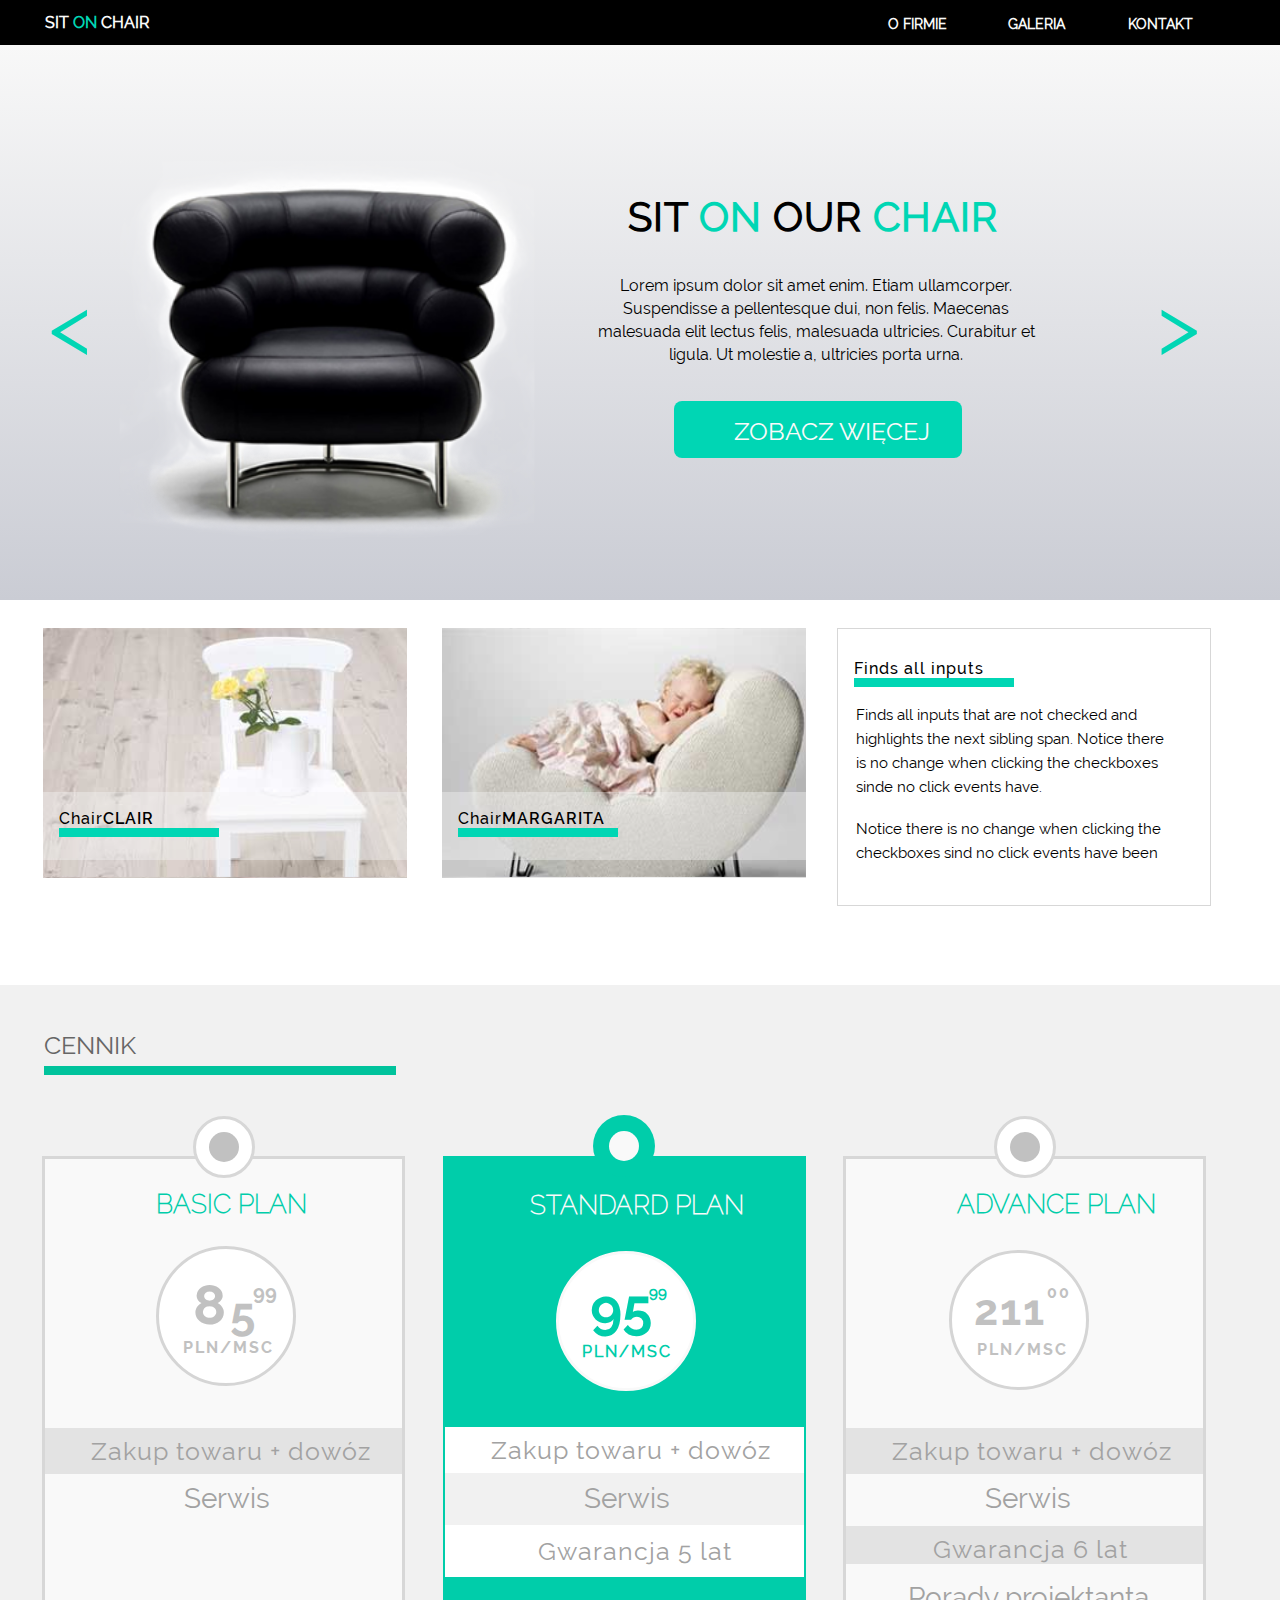
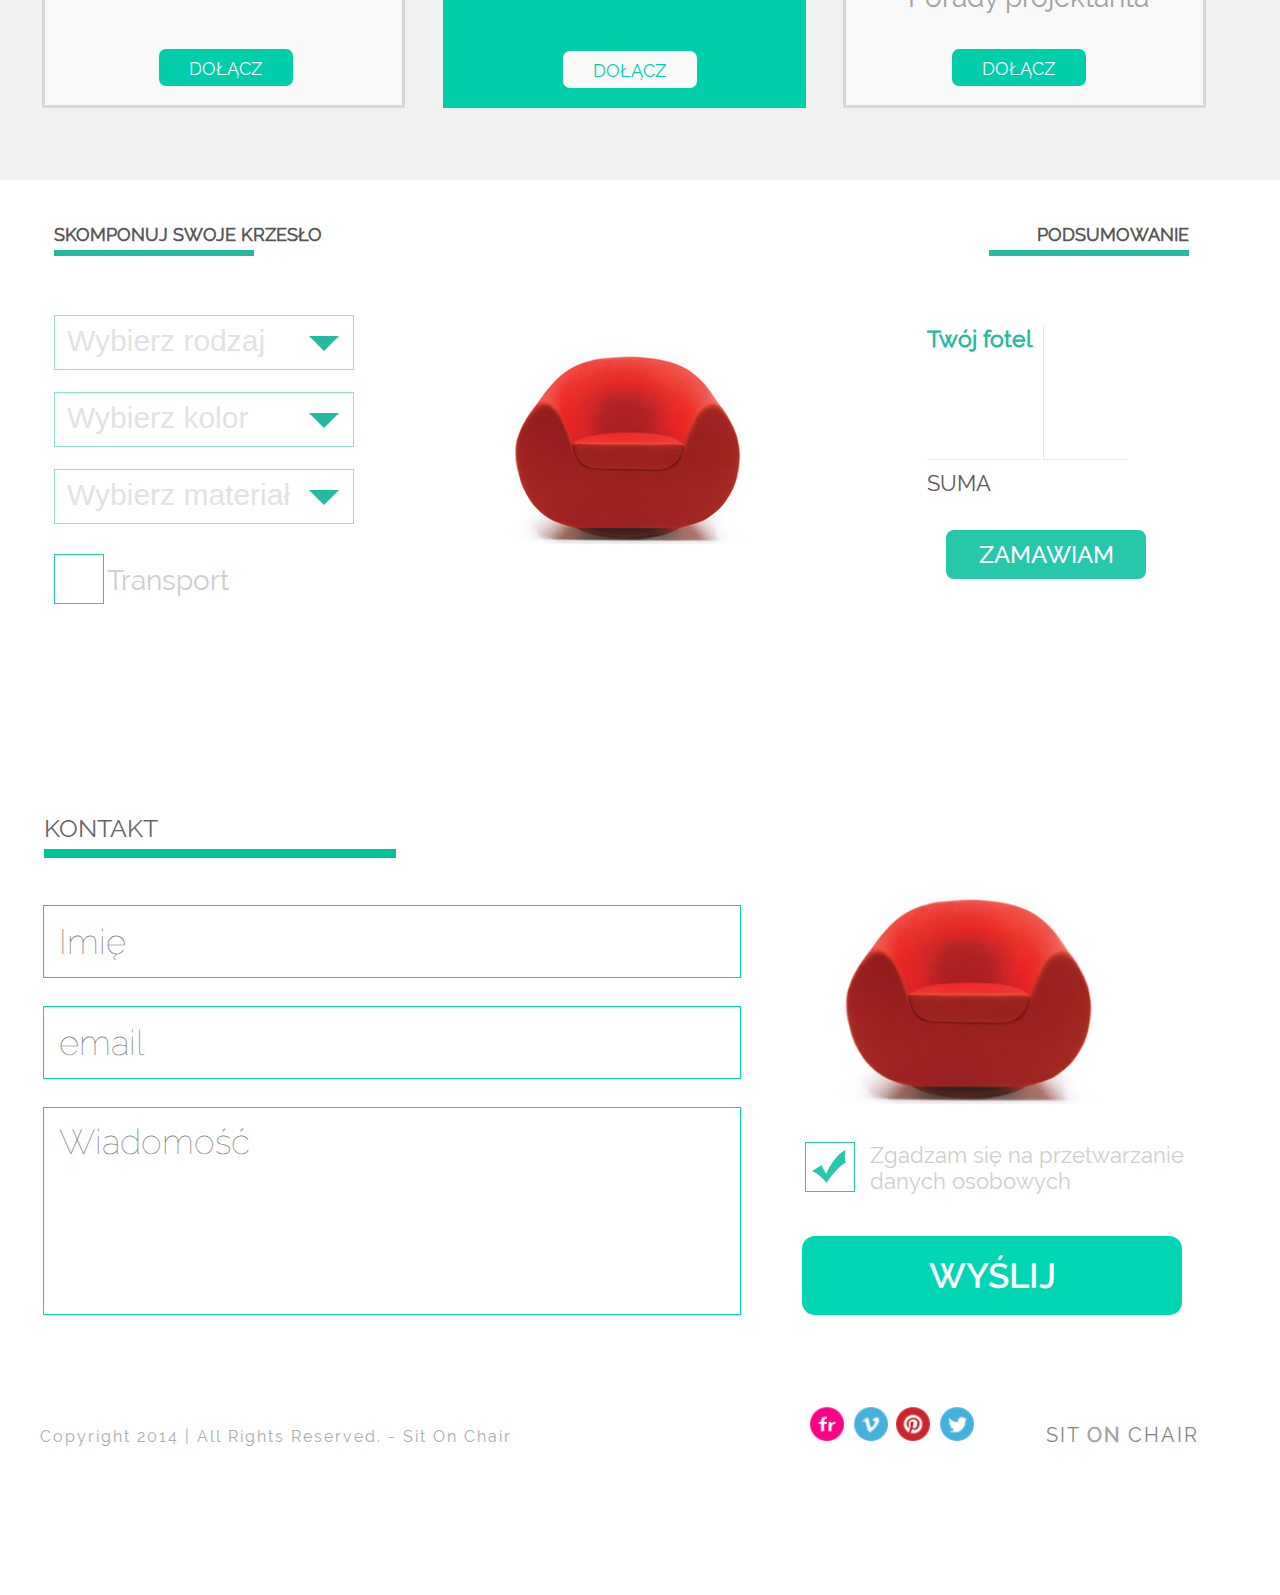
<file: index.html>
<!DOCTYPE html>
<html lang="en">
<head>
    <meta charset="UTF-8">
    <title>Sit on chair</title>
    <link rel="stylesheet" href="css/main.css">
    <link href="https://fonts.googleapis.com/css?family=Montserrat" rel="stylesheet">
    <script src="js/app.js" type="text/javascript"></script>
</head>
<body>
    <header>
        <div class="container">
            <h4>sit <span>on</span> chair</h4>
            <nav>
                <ul>
                    <li><a href="">o firmie</a>
                        <ul>
                            <li><a href="">aktualności</a></li>
                            <li><a href="">nasz team</a></li>
                            <li><a href="">historia</a></li>
                        </ul>
                    </li>
                    <li><a href="">galeria</a></li>
                    <li><a href="">kontakt</a></li>
                </ul>
            </nav>
        </div>
    </header>

    <section>
        <div class="slider container">
            <div class="arrowLeft">&lt;</div>
            <ul class="sliderEffect">
                <li class="sliderElement">
                    <div>
                        <img id="blackChair" src="images/black_chair.png" alt="black_chair">
                    </div>
                    <article>
                        <h2>sit <span>on</span> our <span>chair</span></h2>
                        <p> Lorem ipsum dolor sit amet enim. Etiam ullamcorper. Suspendisse a pellentesque dui, non
                            felis.
                            Maecenas malesuada elit lectus felis, malesuada ultricies. Curabitur et ligula. Ut molestie
                            a,
                            ultricies porta urna.
                        </p>
                        <a href="">zobacz więcej</a>
                    </article>
                </li>
                <li class="sliderElement">
                    <div>
                        <img id="redChair" src="images/red_chair.png" alt="red_chair">
                    </div>
                    <article>
                        <h2>sit <span>on</span> our <span>chair</span></h2>
                        <p> Eligendi nunc nascetur sit nunc odio nunc, sed diam nunc felis, urna et diam. Quam volutpat
                            hymenaeos lectus placerat quisque in, lacus integer, eros nascetur, vitae ac venenatis nisl.
                            Mauris vitae curabitur, metus volutpat laoreet, sodales porta convallis quasi ipsum.
                        </p>
                        <a href="">zobacz więcej</a>
                    </article>
                </li>

            </ul>
            <div class="arrowRight">&gt;</div>
        </div>
    </section>

    <section>
        <div class="secondSection container">
            <div>
                <div class="divTitle">
                    <p>chair<span>clair</span></p>
                </div>
            </div>
            <div>
                <div class="divTitle">
                    <p>chair<span>margarita</span></p>
                </div>
            </div>
            <div>
                <div class="divTitle">
                    <p>finds all inputs</p>
                </div>
                <article>
                    <p>
                        Finds all inputs that are not checked and highlights the next sibling span. Notice there is no
                        change when clicking the checkboxes sinde no click events have.
                    </p>
                    <p>
                        Notice there is no change when clicking the checkboxes sind no click events have been
                    </p>
                </article>
            </div>
        </div>
    </section>

    <section>
        <div class="thirdSection container">

            <div>
                <p>cennik</p>
            </div>

            <div class="priceBoxes">
                <div>
                    <div class="firstCircle">
                        <div class="secondCircle">
                        </div>
                    </div>
                    <h3>basic plan</h3>
                    <div class="circlePrice">
                        8<sub>5</sub><sup>99</sup><br/><span>pln/msc</span>
                    </div>
                    <div>zakup towaru + dowóz</div>
                    <div>serwis</div>
                    <a href="">dołącz</a>
                </div>

                <div id="secondBox">
                    <div id="firstCircleMiddle">
                        <div class="secondCircle">
                        </div>
                    </div>
                    <h3>standard plan</h3>
                    <div id="circlePriceMiddle">
                        95<sup>99</sup><br/><span>pln/msc</span>
                    </div>
                    <div>zakup towaru + dowóz</div>
                    <div>serwis</div>
                    <div>gwarancja 5 lat</div>
                    <a href="">dołącz</a>
                </div>

                <div>
                    <div class="firstCircle">
                        <div class="secondCircle">
                        </div>
                    </div>
                    <h3>advance plan</h3>
                    <div class="circlePrice">
                        211<sup>00</sup><br/><span>pln/msc</span>
                    </div>
                    <div>zakup towaru + dowóz</div>
                    <div>serwis</div>
                    <div>gwarancja 6 lat</div>
                    <div>porady projektanta</div>
                    <a href="">dołącz</a>
                </div>

            </div>
        </div>
    </section>

    <section class="application">
        <div class="container">
            <section class="choice_part inline">
                <header>
                    <h3>SKOMPONUJ SWOJE KRZESŁO</h3>
                    <span class="green_bell"></span>
                </header>

                <div class="form">
                    <div class="drop_down_list">
                        <span class="list_label">Wybierz rodzaj</span>
                        <span class="list_arrow"></span>
                        <ul class="list_panel">
                            <li data-price="150">Clair</li>
                            <li data-price="200">Margarita</li>
                            <li data-price="250">Selena</li>
                        </ul>
                    </div>
                    <div class="drop_down_list">
                        <span class="list_label">Wybierz kolor</span>
                        <span class="list_arrow"></span>
                        <ul class="list_panel">
                            <li data-price="0">Czerwony</li>
                            <li data-price="0">Czarny</li>
                            <li data-price="0">Pomarańczowy</li>
                        </ul>
                    </div>
                    <div class="drop_down_list">
                        <span class="list_label">Wybierz materiał</span>
                        <span class="list_arrow"></span>
                        <ul class="list_panel">
                            <li data-price="50">Tkanina</li>
                            <li data-price="100">Skóra</li>
                        </ul>
                    </div>
                    <div class="checkbox check-box">
                        <input type="checkbox" id="transport" data-price="200">
                        <label for="transport">Transport</label>
                    </div>
                    <!--<div class="checkbox"></div>-->
                    <!--<span class="list_label inline_text">Transport</span>-->
                </div>
            </section>

            <section class="image_part inline">
                <img class='redChair' src="images/red_chair.png">
            </section>

            <section class="summary_part inline">
                <header class="align_right">
                    <h3>PODSUMOWANIE</h3>
                    <span class="green_bell"></span>
                </header>

                <div class="summary_panel">
                    <div class="panel_left">
                        <h4 class="title">Twój fotel</h4>
                        <span class="color"></span>
                        <span class="pattern"></span>
                        <span class="transport"></span>
                    </div>
                    <div class="panel_right">
                        <h4 class="title_value"></h4>
                        <span class="color_value"></span>
                        <span class="pattern_value"></span>
                        <span class="transport_value"></span>
                    </div>
                    <div class="sum_label">SUMA</div>
                    <div class="sum"><strong></strong></div>
                </div>
                <a href="" class="green_button">Zamawiam</a>
            </section>
        </div>
    </section>

    <section>
        <div class="fourthSection container">
            <div>
                <p>kontakt</p>
            </div>

           <form>
                <div id="leftForm">
                    <label>
                        <input type="text" name="name" placeholder="imię">
                    </label>
                    <label>
                        <input type="email" name="email" placeholder="email">
                    </label>
                    <label>
                        <textarea col="10" rows="10" placeholder="wiadomość"></textarea>
                    </label>
                </div>
                <div id="rightForm">
                    <img src="images/red_chair.png" alt="red_chair">
                   <div class="checkbox check-box">
                        <input type="checkbox" name="agreement" id="agreement" checked>
                        <label for="agreement">zgadzam się na przetwarzanie danych osobowych</label>
                    </div>
                    <a href="">wyślij</a>
                </div>          
            </form>
        </div>
    </section>

    <footer>
        <div class="container">
            <div class="footerInline">
                 <p>copyright 2014 | all rights reserved. - sit on chair</p>
            </div>
            <div class="footerInline">
                <img src="images/flickr.png" alt="flickr">
                <img src="images/vimeo.png" alt="vimeo">
                <img src="images/pinterest.png" alt="pinterest">
                <img src="images/twitter.png" alt="twitter">
            </div>
            <div class="footerInline">
                <p>sit <span>on</span> chair</p>
            </div>
        </div>
    </footer>

</body>
</html>
</file>
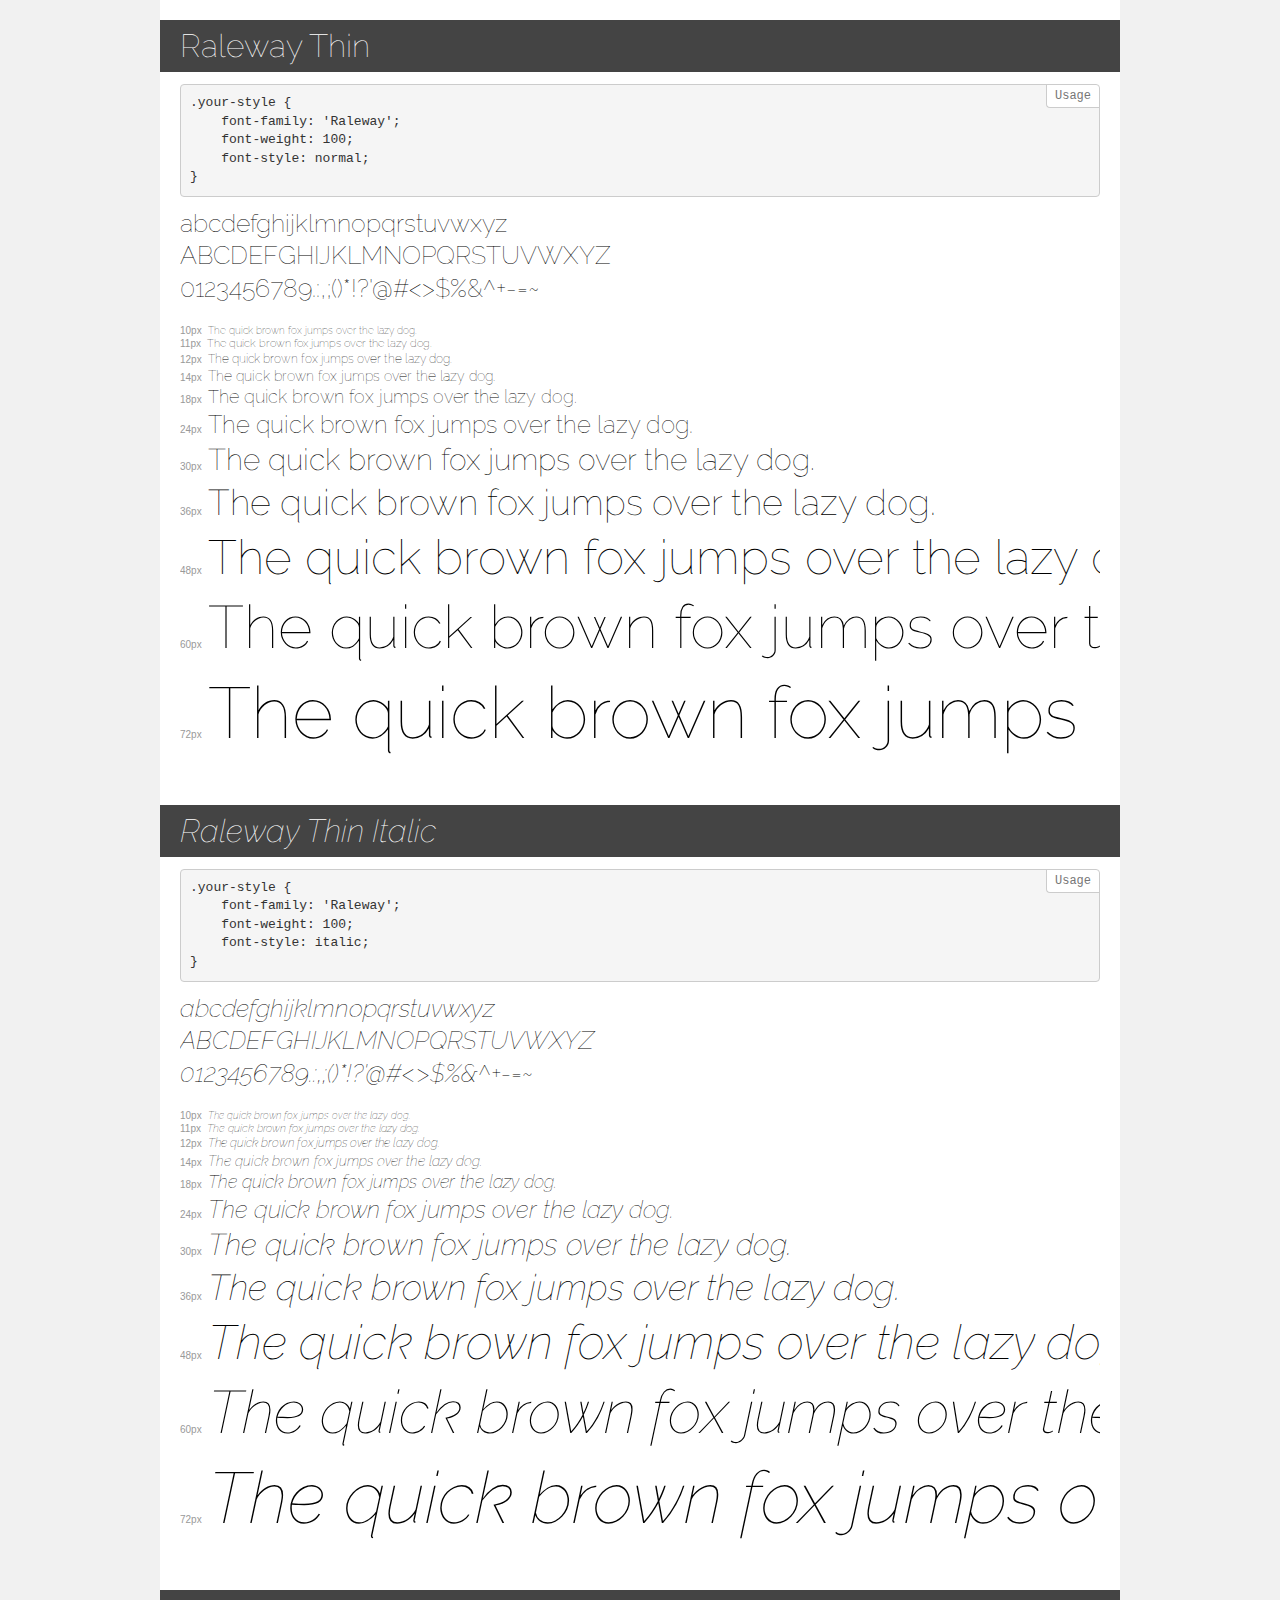
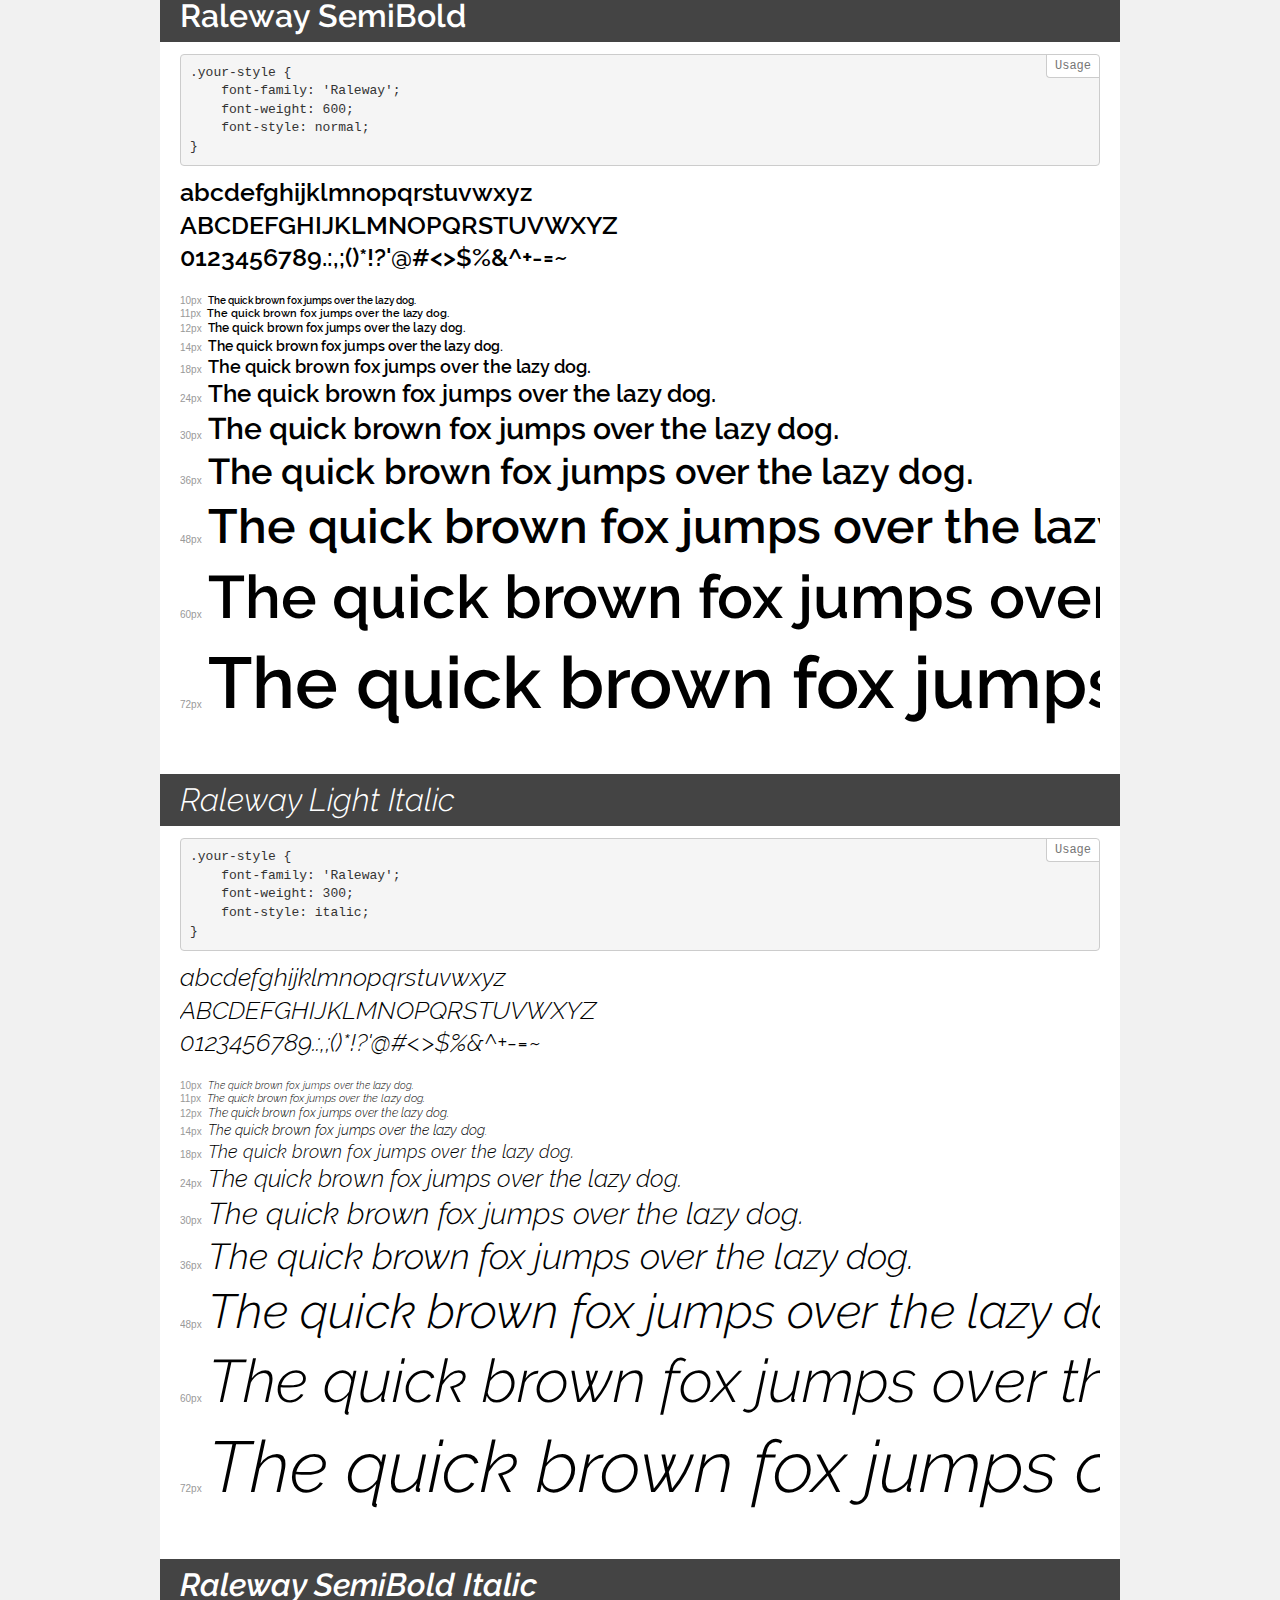
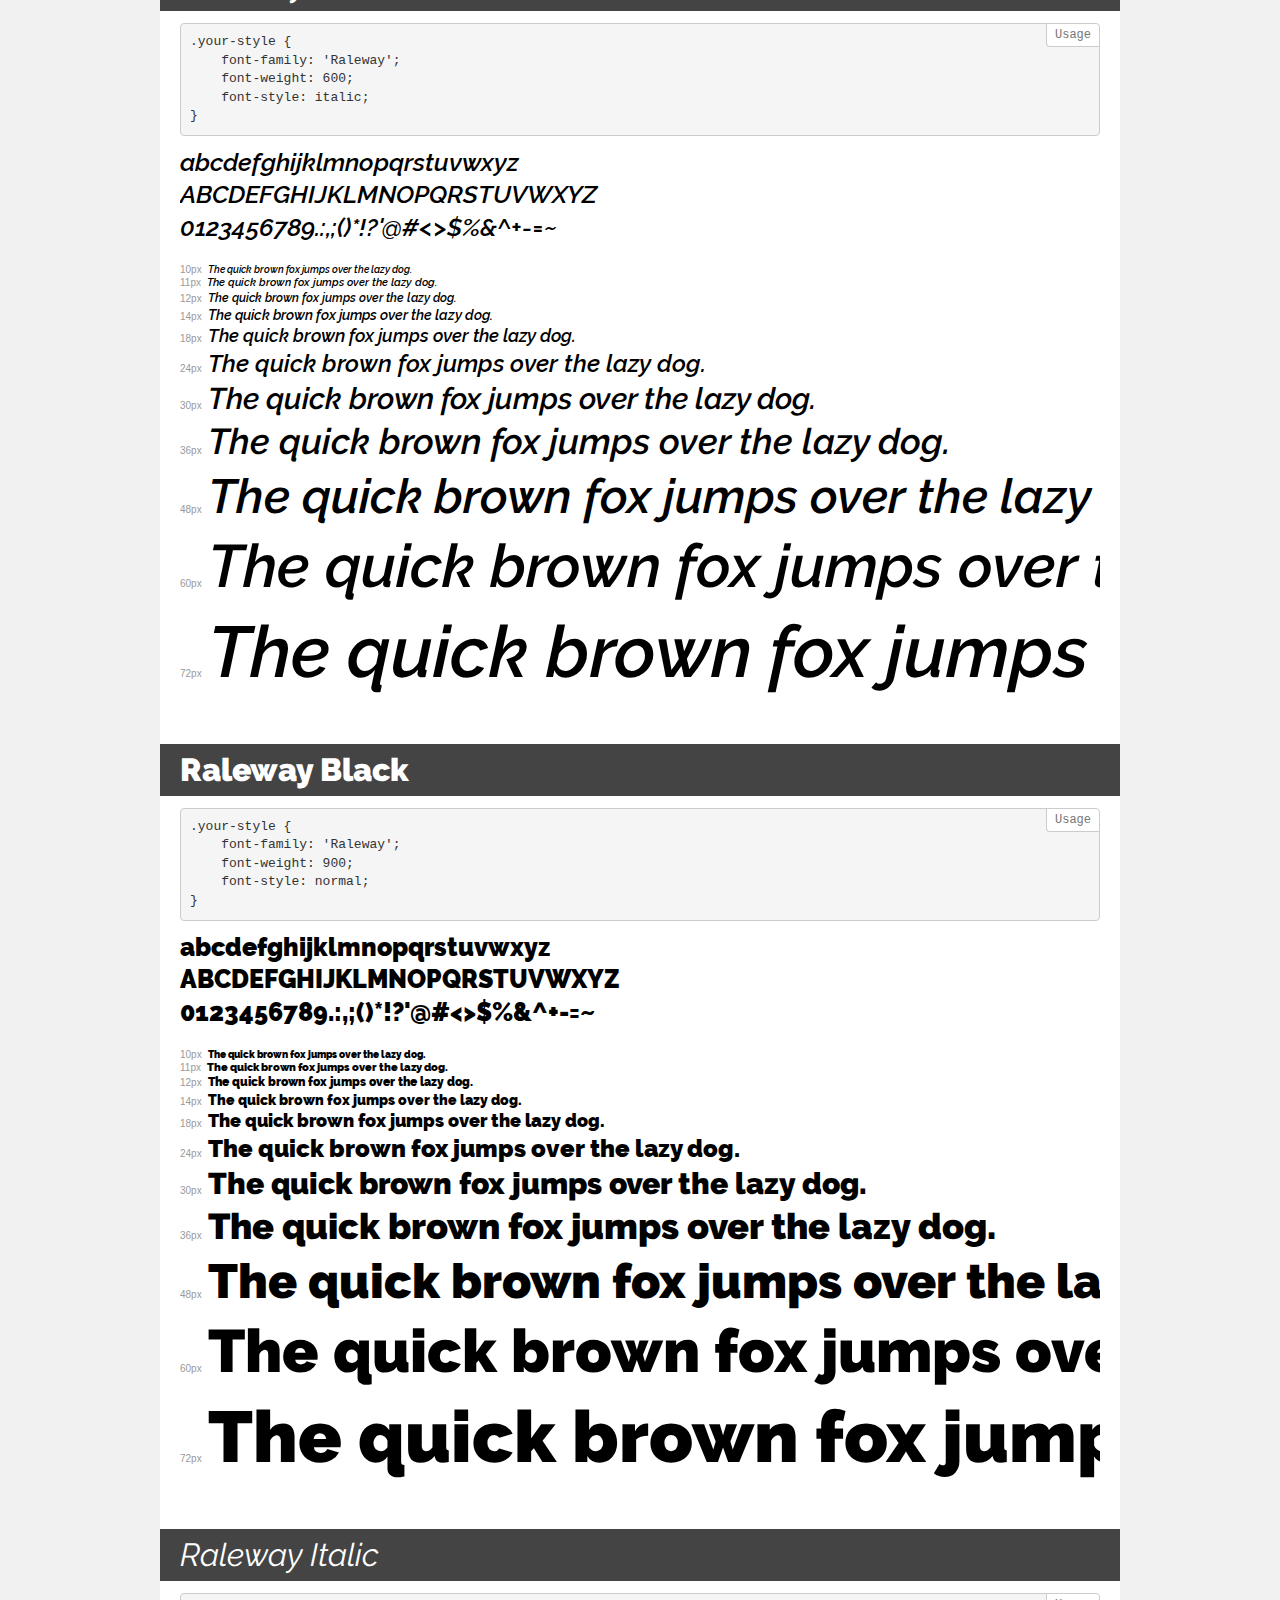
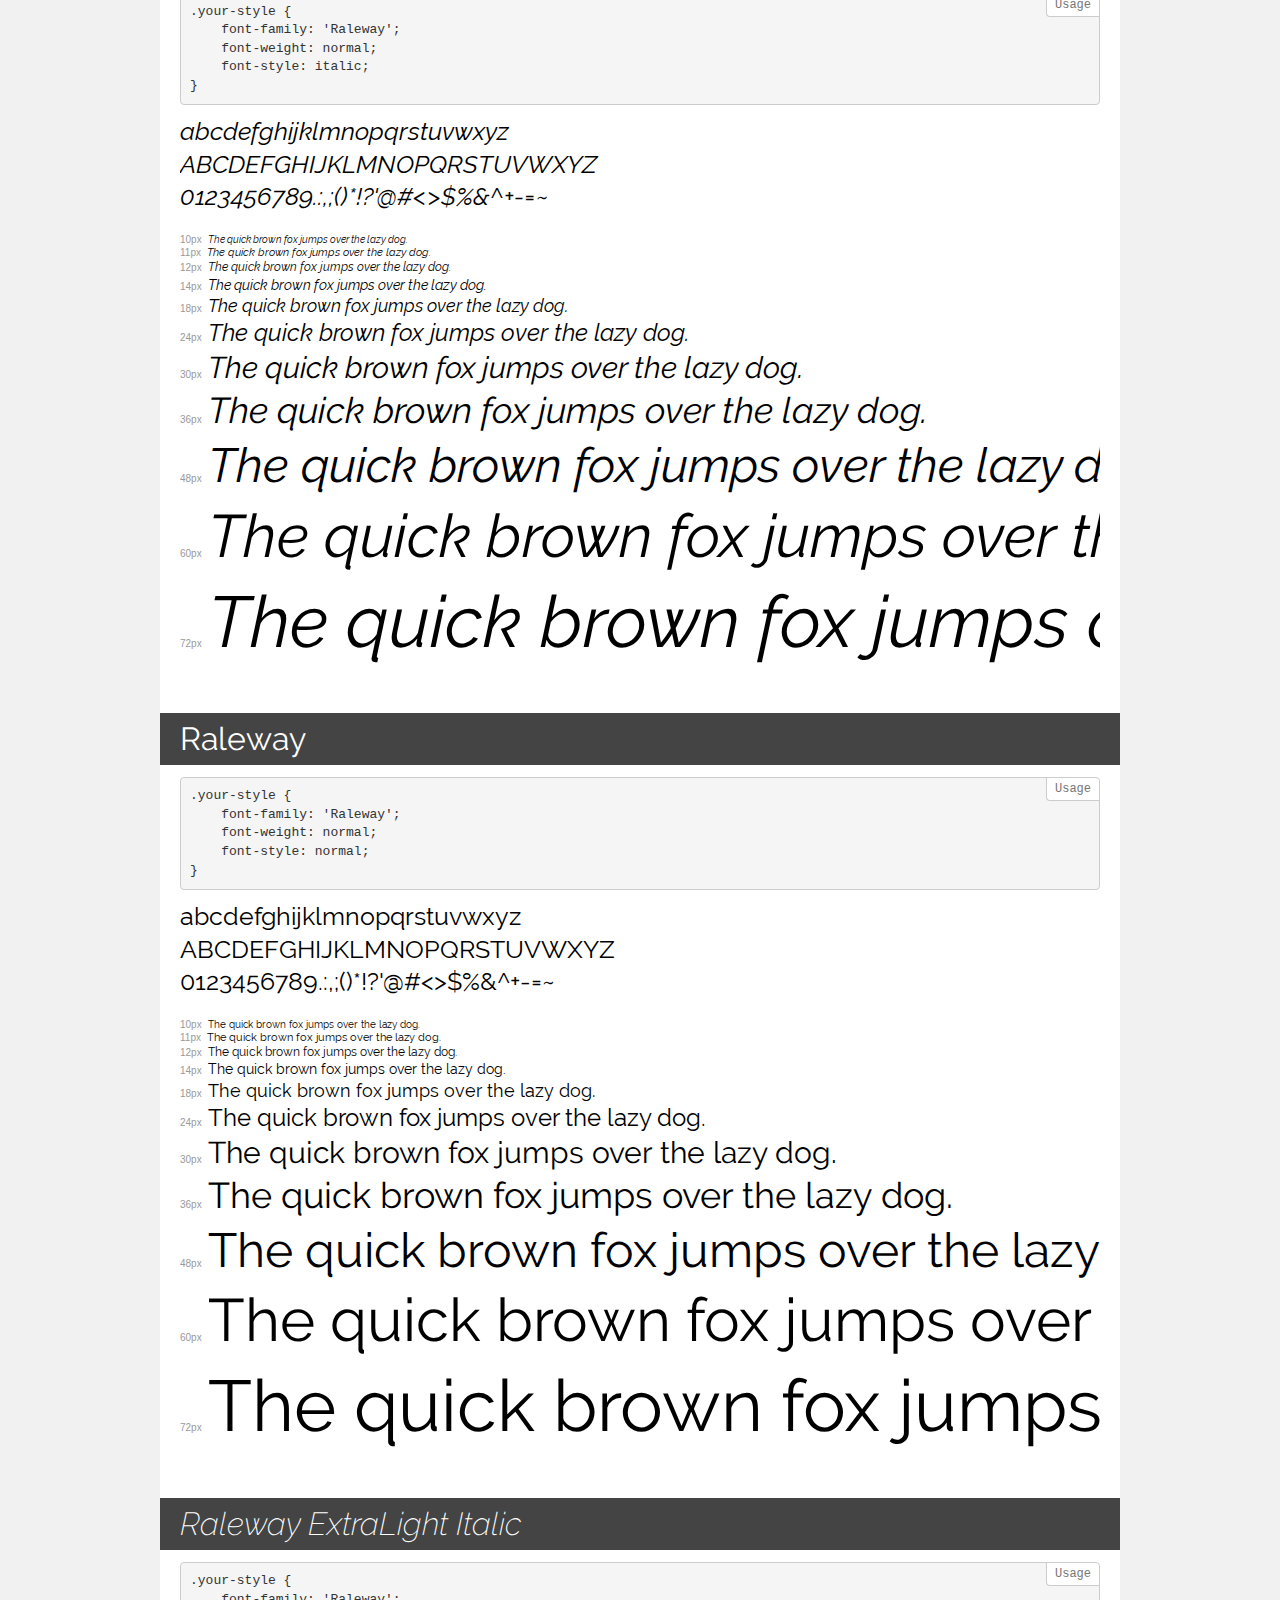
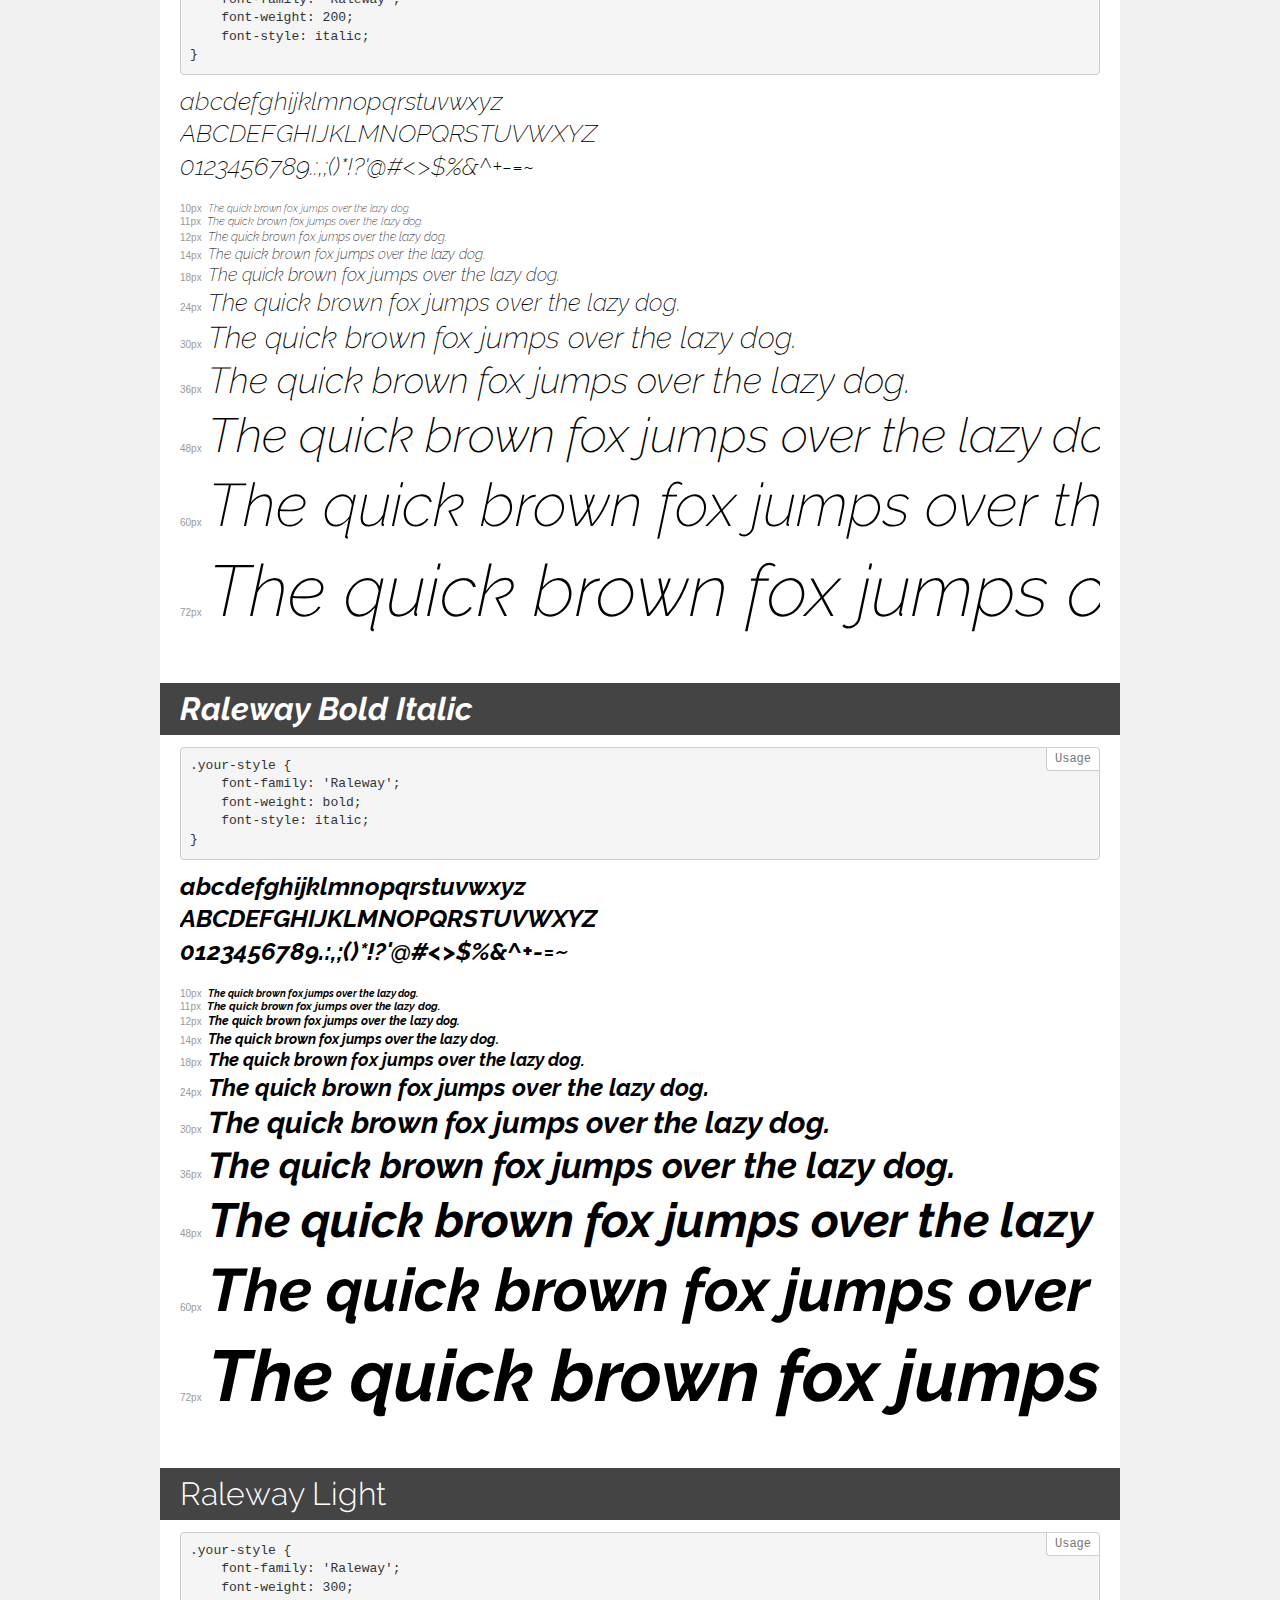
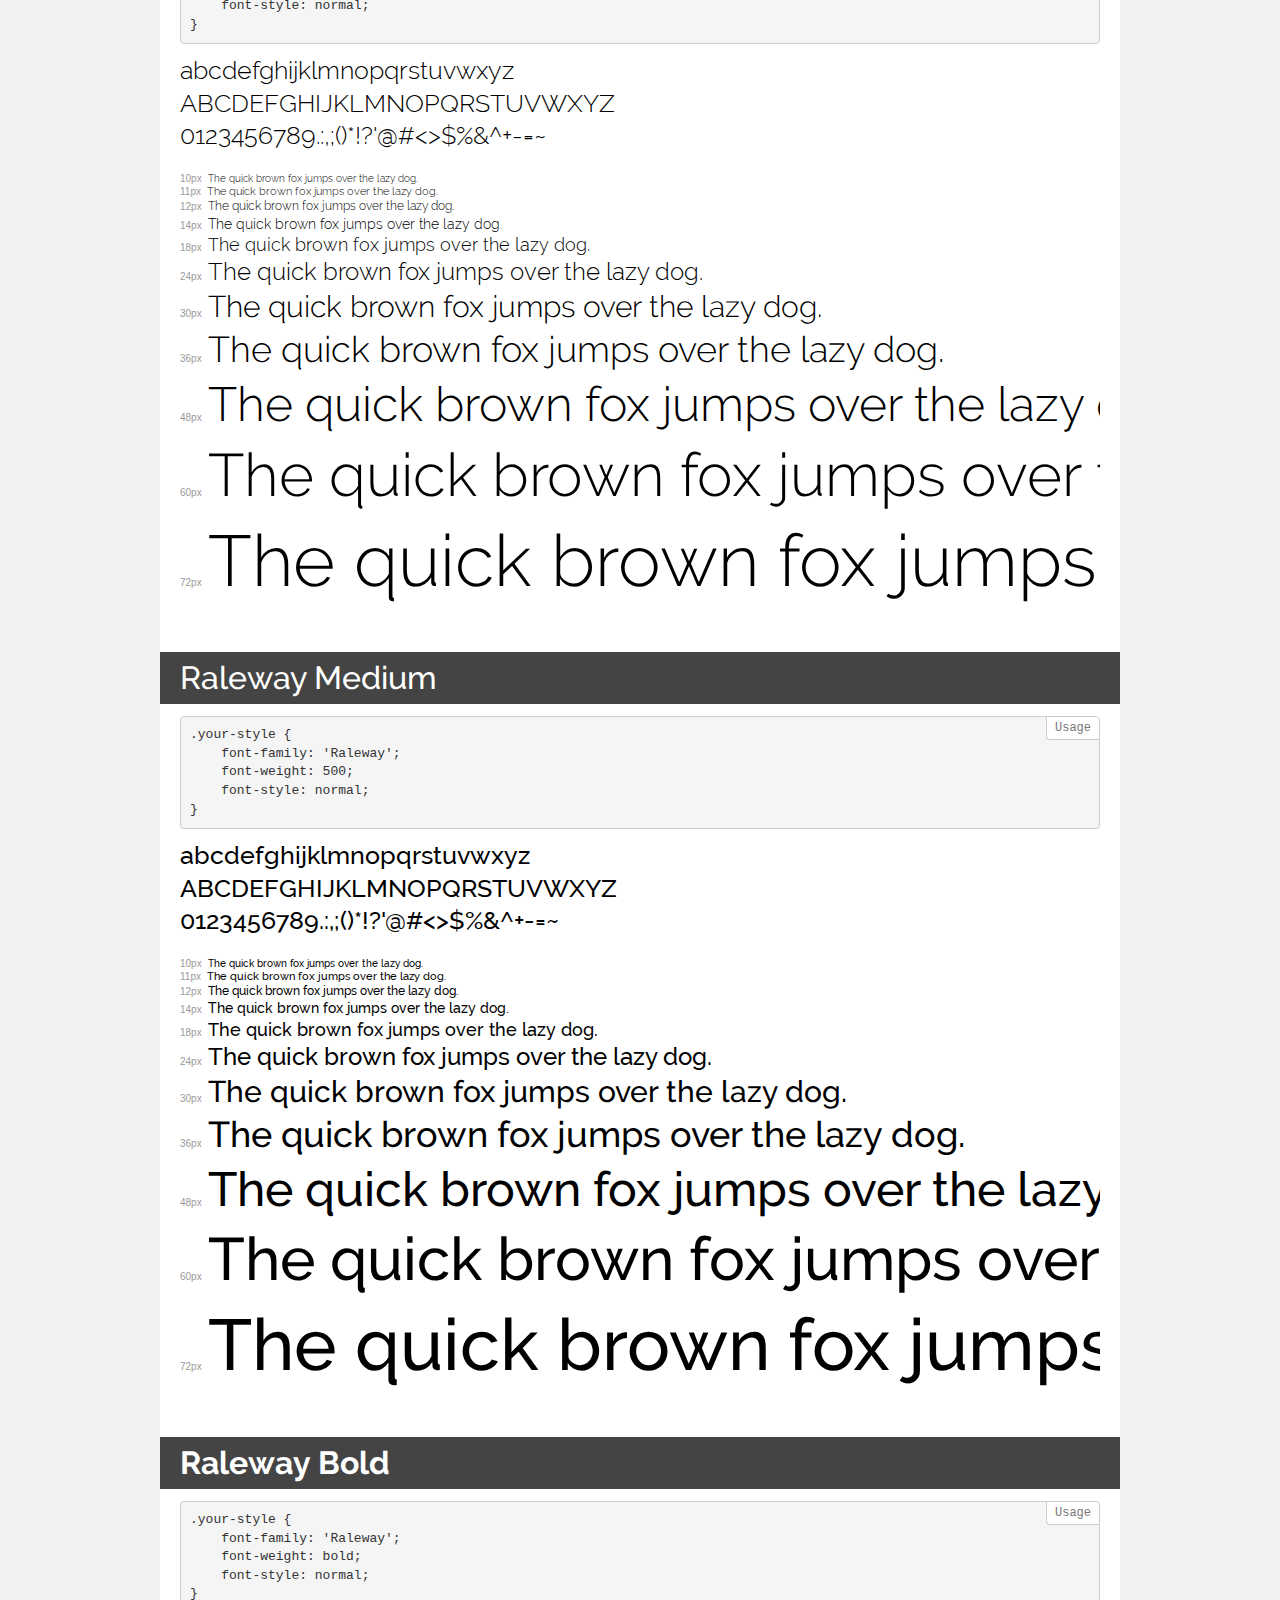
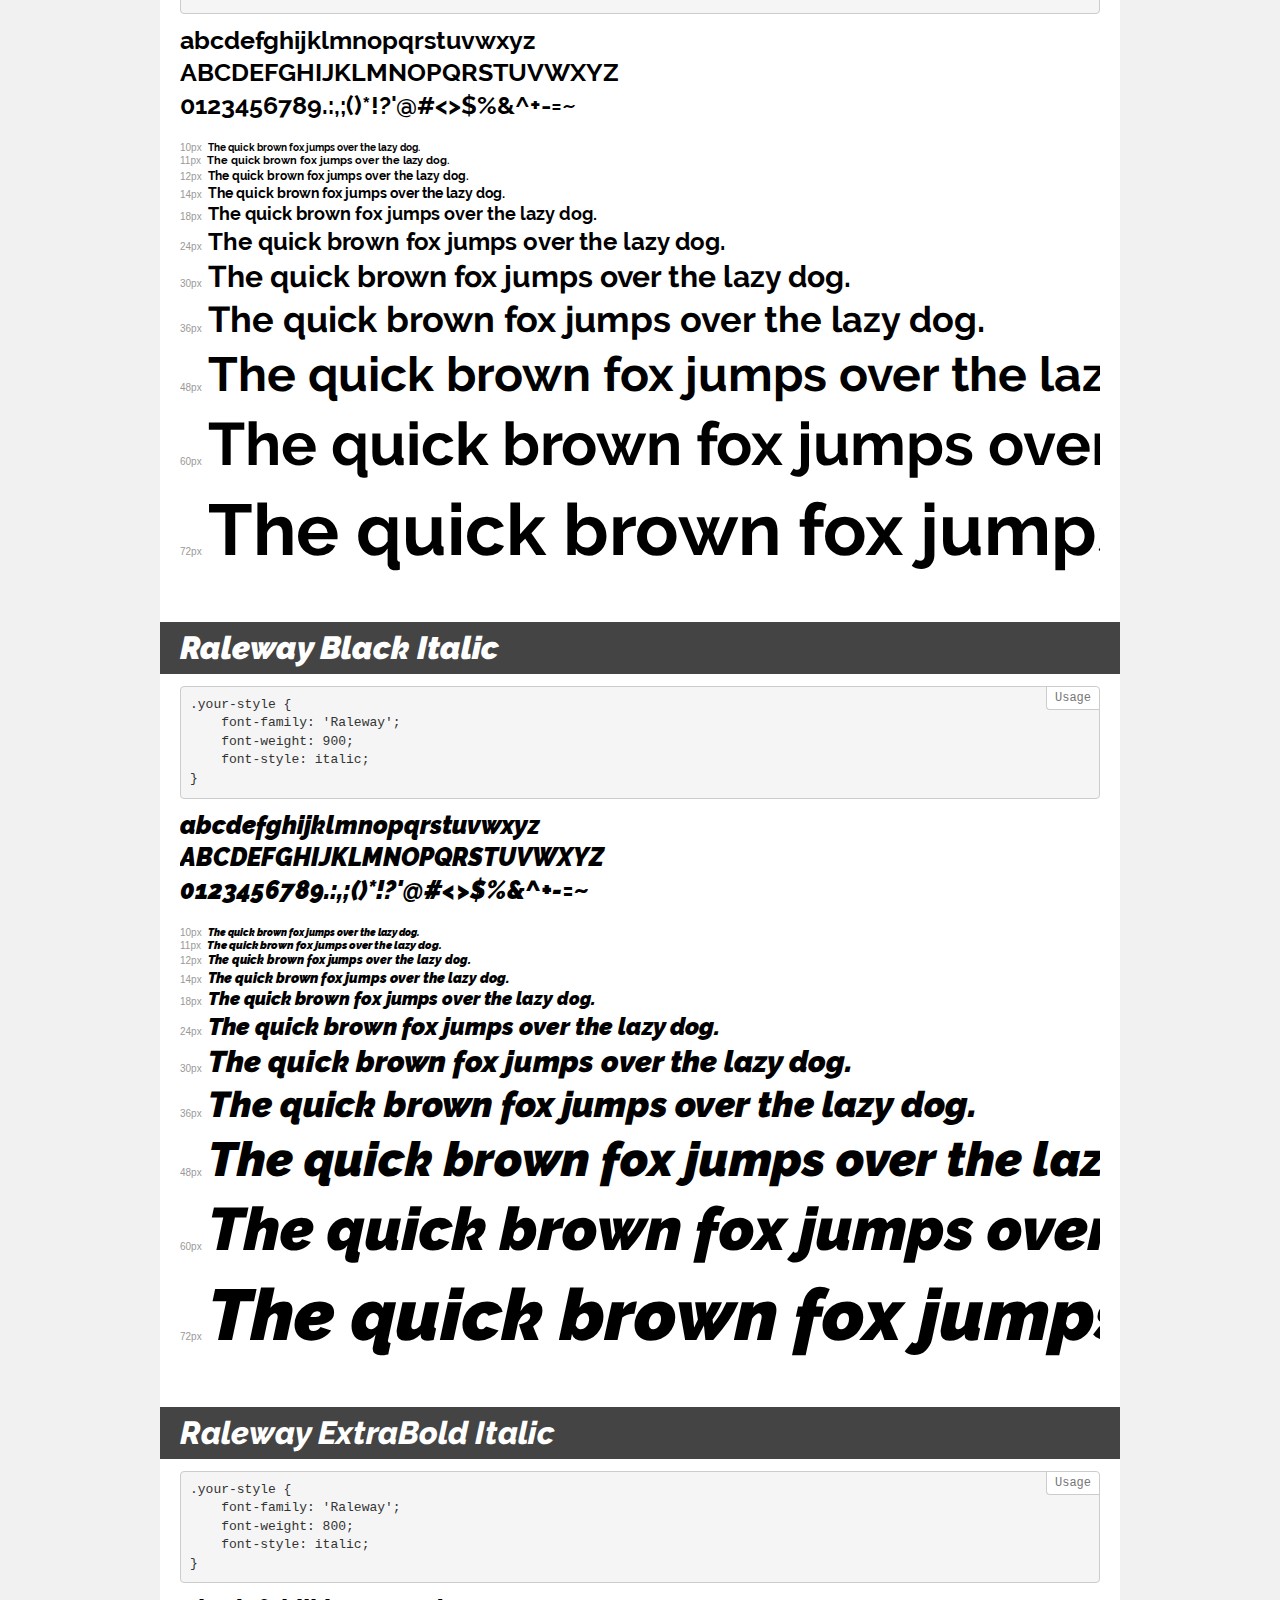
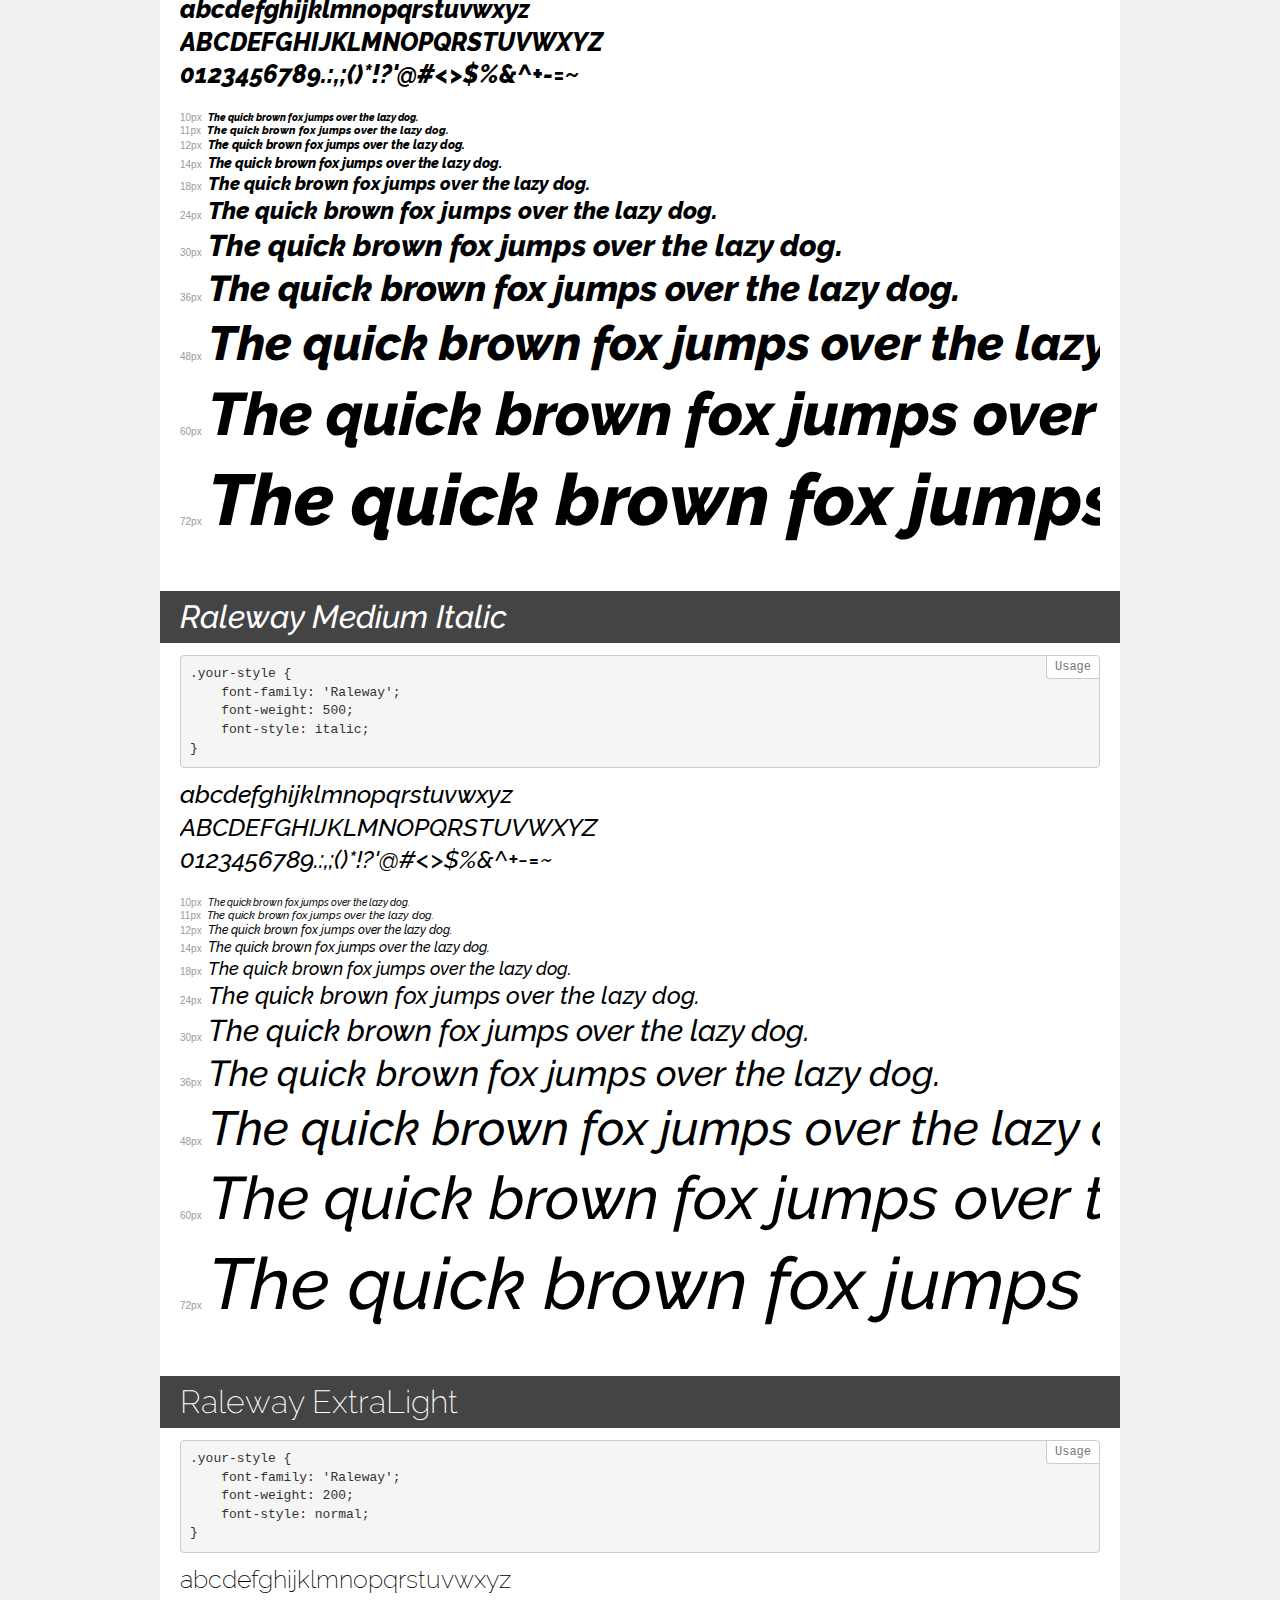
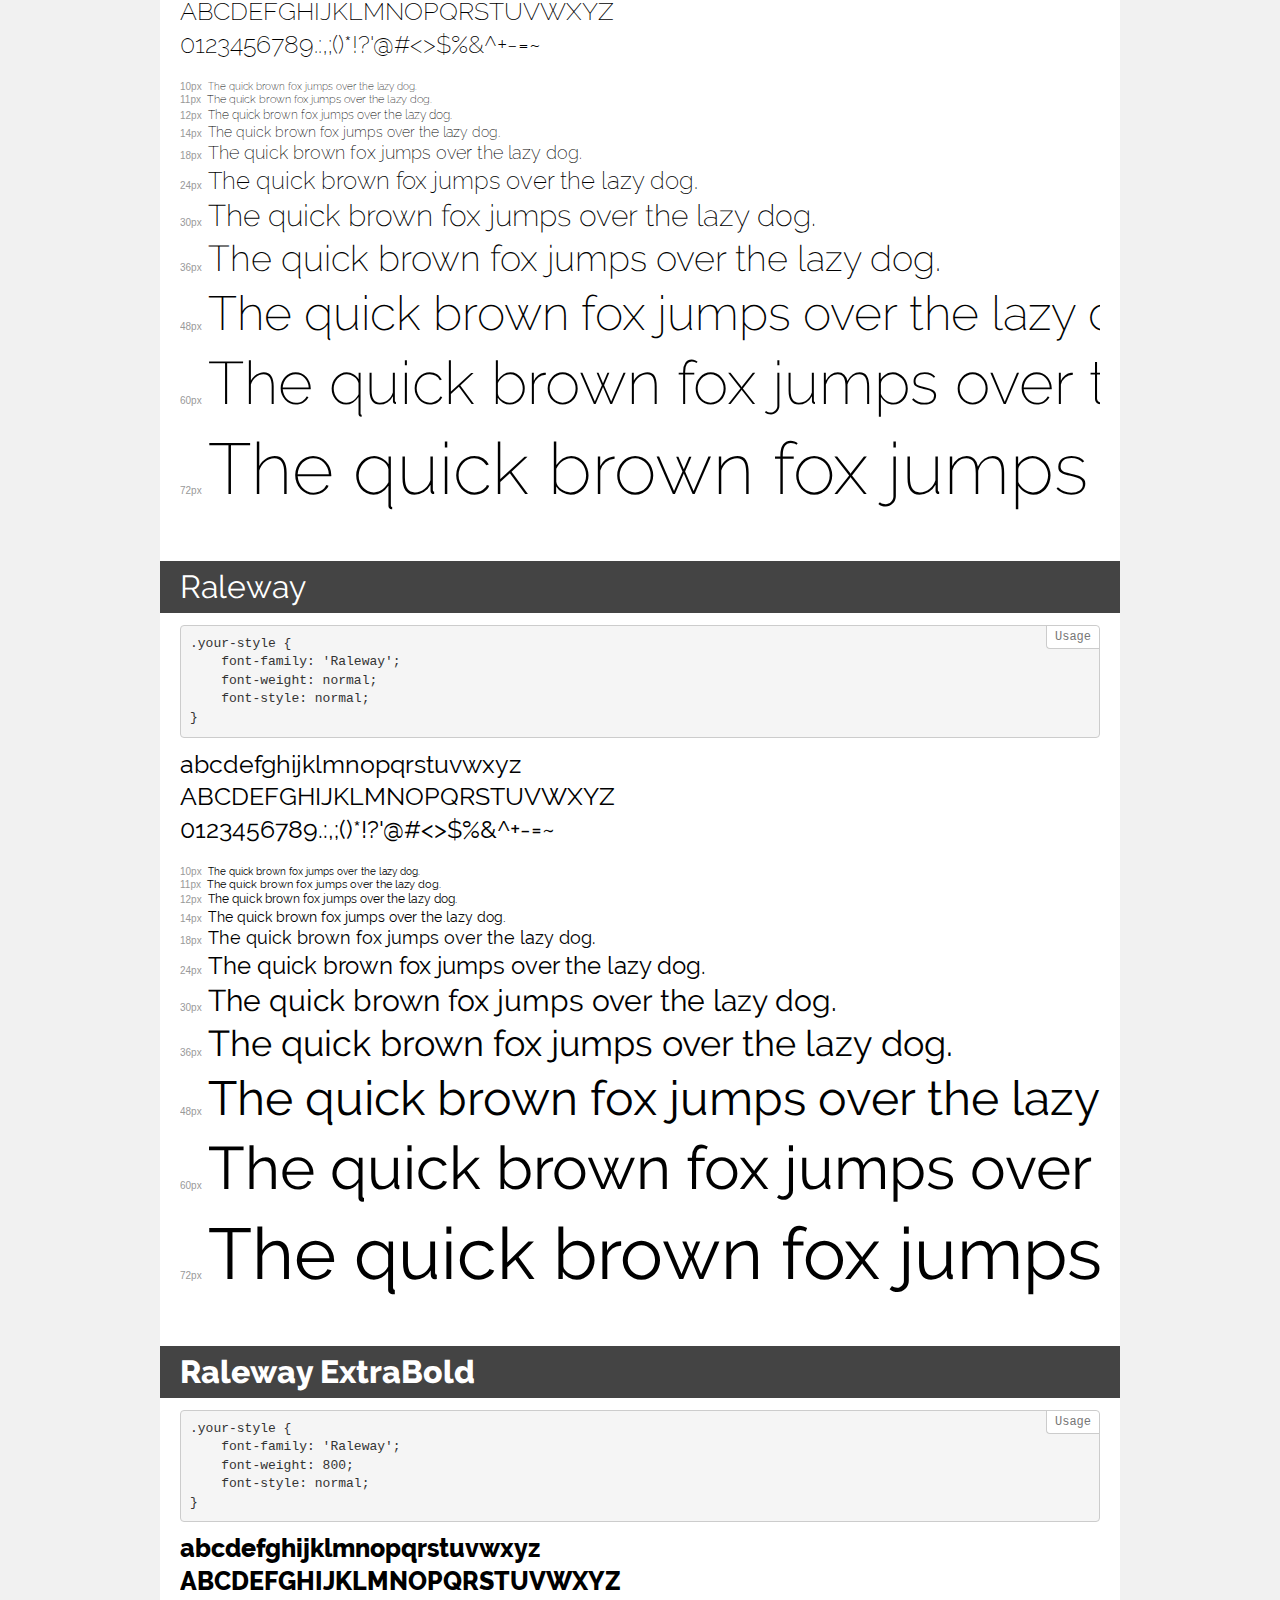
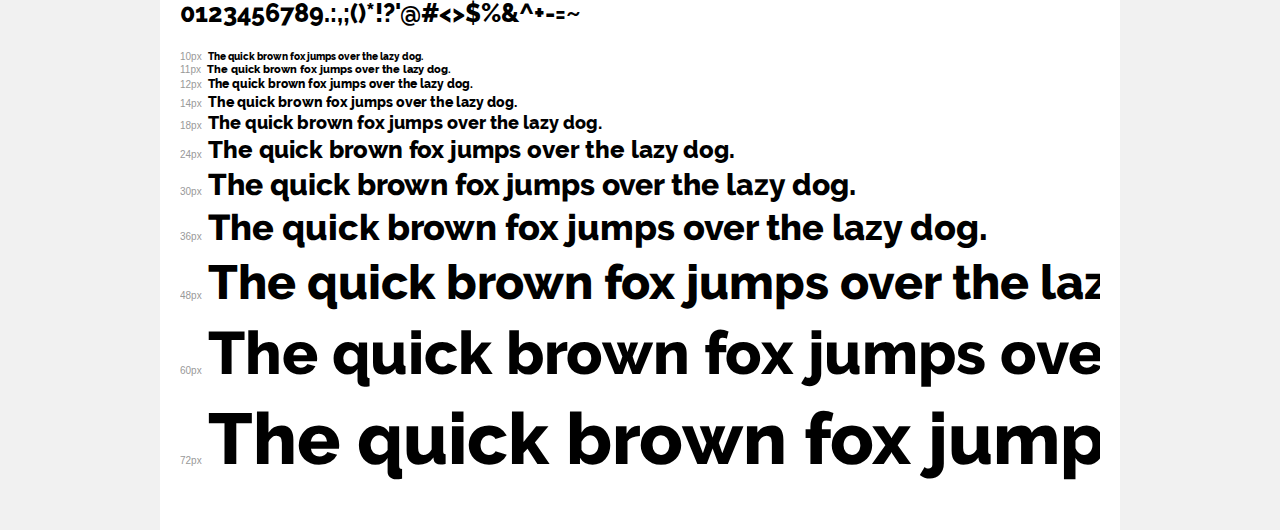
<file: fonts/demo.html>
<!DOCTYPE html>
<html>
<head>
    <meta charset="utf-8">
    <meta http-equiv="X-UA-Compatible" content="IE=edge">
    <meta name="viewport" content="width=device-width, initial-scale=1">
    <meta name="robots" content="noindex, noarchive">
    <title>Transfonter demo</title>
    <link href="stylesheet.css" rel="stylesheet">
    <style>
        /*
        http://meyerweb.com/eric/tools/css/reset/
        v2.0 | 20110126
        License: none (public domain)
        */
        html, body, div, span, applet, object, iframe,
        h1, h2, h3, h4, h5, h6, p, blockquote, pre,
        a, abbr, acronym, address, big, cite, code,
        del, dfn, em, img, ins, kbd, q, s, samp,
        small, strike, strong, sub, sup, tt, var,
        b, u, i, center,
        dl, dt, dd, ol, ul, li,
        fieldset, form, label, legend,
        table, caption, tbody, tfoot, thead, tr, th, td,
        article, aside, canvas, details, embed,
        figure, figcaption, footer, header, hgroup,
        menu, nav, output, ruby, section, summary,
        time, mark, audio, video {
            margin: 0;
            padding: 0;
            border: 0;
            font-size: 100%;
            font: inherit;
            vertical-align: baseline;
        }
        /* HTML5 display-role reset for older browsers */
        article, aside, details, figcaption, figure,
        footer, header, hgroup, menu, nav, section {
            display: block;
        }
        body {
            line-height: 1;
        }
        ol, ul {
            list-style: none;
        }
        blockquote, q {
            quotes: none;
        }
        blockquote:before, blockquote:after,
        q:before, q:after {
            content: '';
            content: none;
        }
        table {
            border-collapse: collapse;
            border-spacing: 0;
        }
        /* common styles */
        body {
            background: #f1f1f1;
            color: #000;
        }
        .page {
            background: #fff;
            width: 920px;
            margin: 0 auto;
            padding: 20px 20px 0 20px;
            overflow: hidden;
        }
        .font-container {
            overflow-x: auto;
            overflow-y: hidden;
            margin-bottom: 40px;
            line-height: 1.3;
            white-space: nowrap;
            padding-bottom: 5px;
        }
        h1 {
            position: relative;
            background: #444;
            font-size: 32px;
            color: #fff;
            padding: 10px 20px;
            margin: 0 -20px 12px -20px;
        }
        .letters {
            font-size: 25px;
            margin-bottom: 20px;
        }
        .s10:before {
            content: '10px';
        }
        .s11:before {
            content: '11px';
        }
        .s12:before {
            content: '12px';
        }
        .s14:before {
            content: '14px';
        }
        .s18:before {
            content: '18px';
        }
        .s24:before {
            content: '24px';
        }
        .s30:before {
            content: '30px';
        }
        .s36:before {
            content: '36px';
        }
        .s48:before {
            content: '48px';
        }
        .s60:before {
            content: '60px';
        }
        .s72:before {
            content: '72px';
        }
        .s10:before, .s11:before, .s12:before, .s14:before,
        .s18:before, .s24:before, .s30:before, .s36:before,
        .s48:before, .s60:before, .s72:before {
            font-family: Arial, sans-serif;
            font-size: 10px;
            font-weight: normal;
            font-style: normal;
            color: #999;
            padding-right: 6px;
        }
        pre {
            display: block;
            position: relative;
            padding: 9px;
            margin: 0 0 10px;
            font-family: Monaco, Menlo, Consolas, "Courier New", monospace !important;
            font-size: 13px;
            line-height: 1.428571429;
            color: #333;
            font-weight: normal !important;
            font-style: normal !important;
            background-color: #f5f5f5;
            border: 1px solid #ccc;
            overflow-x: auto;
            border-radius: 4px;
        }
        pre:after {
            display: block;
            position: absolute;
            right: 0;
            top: 0;
            content: 'Usage';
            line-height: 1;
            padding: 5px 8px;
            font-size: 12px;
            color: #767676;
            background-color: #fff;
            border: 1px solid #ccc;
            border-right: none;
            border-top: none;
            border-radius: 0 4px 0 4px;
            z-index: 10;
        }
        /* responsive */
        @media (max-width: 959px) {
            .page {
                width: auto;
                margin: 0;
            }
        }
    </style>
</head>
<body>
<div class="page">
    <div class="demo" style="font-family: 'Raleway'; font-weight: 100; font-style: normal;">
        <h1>Raleway Thin</h1>
        <pre>.your-style {
    font-family: 'Raleway';
    font-weight: 100;
    font-style: normal;
}</pre>
        <div class="font-container">
            <p class="letters">
                abcdefghijklmnopqrstuvwxyz<br>
ABCDEFGHIJKLMNOPQRSTUVWXYZ<br>
                0123456789.:,;()*!?'@#<>$%&^+-=~
            </p>
            <p class="s10" style="font-size: 10px;">The quick brown fox jumps over the lazy dog.</p>
            <p class="s11" style="font-size: 11px;">The quick brown fox jumps over the lazy dog.</p>
            <p class="s12" style="font-size: 12px;">The quick brown fox jumps over the lazy dog.</p>
            <p class="s14" style="font-size: 14px;">The quick brown fox jumps over the lazy dog.</p>
            <p class="s18" style="font-size: 18px;">The quick brown fox jumps over the lazy dog.</p>
            <p class="s24" style="font-size: 24px;">The quick brown fox jumps over the lazy dog.</p>
            <p class="s30" style="font-size: 30px;">The quick brown fox jumps over the lazy dog.</p>
            <p class="s36" style="font-size: 36px;">The quick brown fox jumps over the lazy dog.</p>
            <p class="s48" style="font-size: 48px;">The quick brown fox jumps over the lazy dog.</p>
            <p class="s60" style="font-size: 60px;">The quick brown fox jumps over the lazy dog.</p>
            <p class="s72" style="font-size: 72px;">The quick brown fox jumps over the lazy dog.</p>
        </div>
    </div>
    <div class="demo" style="font-family: 'Raleway'; font-weight: 100; font-style: italic;">
        <h1>Raleway Thin Italic</h1>
        <pre>.your-style {
    font-family: 'Raleway';
    font-weight: 100;
    font-style: italic;
}</pre>
        <div class="font-container">
            <p class="letters">
                abcdefghijklmnopqrstuvwxyz<br>
ABCDEFGHIJKLMNOPQRSTUVWXYZ<br>
                0123456789.:,;()*!?'@#<>$%&^+-=~
            </p>
            <p class="s10" style="font-size: 10px;">The quick brown fox jumps over the lazy dog.</p>
            <p class="s11" style="font-size: 11px;">The quick brown fox jumps over the lazy dog.</p>
            <p class="s12" style="font-size: 12px;">The quick brown fox jumps over the lazy dog.</p>
            <p class="s14" style="font-size: 14px;">The quick brown fox jumps over the lazy dog.</p>
            <p class="s18" style="font-size: 18px;">The quick brown fox jumps over the lazy dog.</p>
            <p class="s24" style="font-size: 24px;">The quick brown fox jumps over the lazy dog.</p>
            <p class="s30" style="font-size: 30px;">The quick brown fox jumps over the lazy dog.</p>
            <p class="s36" style="font-size: 36px;">The quick brown fox jumps over the lazy dog.</p>
            <p class="s48" style="font-size: 48px;">The quick brown fox jumps over the lazy dog.</p>
            <p class="s60" style="font-size: 60px;">The quick brown fox jumps over the lazy dog.</p>
            <p class="s72" style="font-size: 72px;">The quick brown fox jumps over the lazy dog.</p>
        </div>
    </div>
    <div class="demo" style="font-family: 'Raleway'; font-weight: 600; font-style: normal;">
        <h1>Raleway SemiBold</h1>
        <pre>.your-style {
    font-family: 'Raleway';
    font-weight: 600;
    font-style: normal;
}</pre>
        <div class="font-container">
            <p class="letters">
                abcdefghijklmnopqrstuvwxyz<br>
ABCDEFGHIJKLMNOPQRSTUVWXYZ<br>
                0123456789.:,;()*!?'@#<>$%&^+-=~
            </p>
            <p class="s10" style="font-size: 10px;">The quick brown fox jumps over the lazy dog.</p>
            <p class="s11" style="font-size: 11px;">The quick brown fox jumps over the lazy dog.</p>
            <p class="s12" style="font-size: 12px;">The quick brown fox jumps over the lazy dog.</p>
            <p class="s14" style="font-size: 14px;">The quick brown fox jumps over the lazy dog.</p>
            <p class="s18" style="font-size: 18px;">The quick brown fox jumps over the lazy dog.</p>
            <p class="s24" style="font-size: 24px;">The quick brown fox jumps over the lazy dog.</p>
            <p class="s30" style="font-size: 30px;">The quick brown fox jumps over the lazy dog.</p>
            <p class="s36" style="font-size: 36px;">The quick brown fox jumps over the lazy dog.</p>
            <p class="s48" style="font-size: 48px;">The quick brown fox jumps over the lazy dog.</p>
            <p class="s60" style="font-size: 60px;">The quick brown fox jumps over the lazy dog.</p>
            <p class="s72" style="font-size: 72px;">The quick brown fox jumps over the lazy dog.</p>
        </div>
    </div>
    <div class="demo" style="font-family: 'Raleway'; font-weight: 300; font-style: italic;">
        <h1>Raleway Light Italic</h1>
        <pre>.your-style {
    font-family: 'Raleway';
    font-weight: 300;
    font-style: italic;
}</pre>
        <div class="font-container">
            <p class="letters">
                abcdefghijklmnopqrstuvwxyz<br>
ABCDEFGHIJKLMNOPQRSTUVWXYZ<br>
                0123456789.:,;()*!?'@#<>$%&^+-=~
            </p>
            <p class="s10" style="font-size: 10px;">The quick brown fox jumps over the lazy dog.</p>
            <p class="s11" style="font-size: 11px;">The quick brown fox jumps over the lazy dog.</p>
            <p class="s12" style="font-size: 12px;">The quick brown fox jumps over the lazy dog.</p>
            <p class="s14" style="font-size: 14px;">The quick brown fox jumps over the lazy dog.</p>
            <p class="s18" style="font-size: 18px;">The quick brown fox jumps over the lazy dog.</p>
            <p class="s24" style="font-size: 24px;">The quick brown fox jumps over the lazy dog.</p>
            <p class="s30" style="font-size: 30px;">The quick brown fox jumps over the lazy dog.</p>
            <p class="s36" style="font-size: 36px;">The quick brown fox jumps over the lazy dog.</p>
            <p class="s48" style="font-size: 48px;">The quick brown fox jumps over the lazy dog.</p>
            <p class="s60" style="font-size: 60px;">The quick brown fox jumps over the lazy dog.</p>
            <p class="s72" style="font-size: 72px;">The quick brown fox jumps over the lazy dog.</p>
        </div>
    </div>
    <div class="demo" style="font-family: 'Raleway'; font-weight: 600; font-style: italic;">
        <h1>Raleway SemiBold Italic</h1>
        <pre>.your-style {
    font-family: 'Raleway';
    font-weight: 600;
    font-style: italic;
}</pre>
        <div class="font-container">
            <p class="letters">
                abcdefghijklmnopqrstuvwxyz<br>
ABCDEFGHIJKLMNOPQRSTUVWXYZ<br>
                0123456789.:,;()*!?'@#<>$%&^+-=~
            </p>
            <p class="s10" style="font-size: 10px;">The quick brown fox jumps over the lazy dog.</p>
            <p class="s11" style="font-size: 11px;">The quick brown fox jumps over the lazy dog.</p>
            <p class="s12" style="font-size: 12px;">The quick brown fox jumps over the lazy dog.</p>
            <p class="s14" style="font-size: 14px;">The quick brown fox jumps over the lazy dog.</p>
            <p class="s18" style="font-size: 18px;">The quick brown fox jumps over the lazy dog.</p>
            <p class="s24" style="font-size: 24px;">The quick brown fox jumps over the lazy dog.</p>
            <p class="s30" style="font-size: 30px;">The quick brown fox jumps over the lazy dog.</p>
            <p class="s36" style="font-size: 36px;">The quick brown fox jumps over the lazy dog.</p>
            <p class="s48" style="font-size: 48px;">The quick brown fox jumps over the lazy dog.</p>
            <p class="s60" style="font-size: 60px;">The quick brown fox jumps over the lazy dog.</p>
            <p class="s72" style="font-size: 72px;">The quick brown fox jumps over the lazy dog.</p>
        </div>
    </div>
    <div class="demo" style="font-family: 'Raleway'; font-weight: 900; font-style: normal;">
        <h1>Raleway Black</h1>
        <pre>.your-style {
    font-family: 'Raleway';
    font-weight: 900;
    font-style: normal;
}</pre>
        <div class="font-container">
            <p class="letters">
                abcdefghijklmnopqrstuvwxyz<br>
ABCDEFGHIJKLMNOPQRSTUVWXYZ<br>
                0123456789.:,;()*!?'@#<>$%&^+-=~
            </p>
            <p class="s10" style="font-size: 10px;">The quick brown fox jumps over the lazy dog.</p>
            <p class="s11" style="font-size: 11px;">The quick brown fox jumps over the lazy dog.</p>
            <p class="s12" style="font-size: 12px;">The quick brown fox jumps over the lazy dog.</p>
            <p class="s14" style="font-size: 14px;">The quick brown fox jumps over the lazy dog.</p>
            <p class="s18" style="font-size: 18px;">The quick brown fox jumps over the lazy dog.</p>
            <p class="s24" style="font-size: 24px;">The quick brown fox jumps over the lazy dog.</p>
            <p class="s30" style="font-size: 30px;">The quick brown fox jumps over the lazy dog.</p>
            <p class="s36" style="font-size: 36px;">The quick brown fox jumps over the lazy dog.</p>
            <p class="s48" style="font-size: 48px;">The quick brown fox jumps over the lazy dog.</p>
            <p class="s60" style="font-size: 60px;">The quick brown fox jumps over the lazy dog.</p>
            <p class="s72" style="font-size: 72px;">The quick brown fox jumps over the lazy dog.</p>
        </div>
    </div>
    <div class="demo" style="font-family: 'Raleway'; font-weight: normal; font-style: italic;">
        <h1>Raleway Italic</h1>
        <pre>.your-style {
    font-family: 'Raleway';
    font-weight: normal;
    font-style: italic;
}</pre>
        <div class="font-container">
            <p class="letters">
                abcdefghijklmnopqrstuvwxyz<br>
ABCDEFGHIJKLMNOPQRSTUVWXYZ<br>
                0123456789.:,;()*!?'@#<>$%&^+-=~
            </p>
            <p class="s10" style="font-size: 10px;">The quick brown fox jumps over the lazy dog.</p>
            <p class="s11" style="font-size: 11px;">The quick brown fox jumps over the lazy dog.</p>
            <p class="s12" style="font-size: 12px;">The quick brown fox jumps over the lazy dog.</p>
            <p class="s14" style="font-size: 14px;">The quick brown fox jumps over the lazy dog.</p>
            <p class="s18" style="font-size: 18px;">The quick brown fox jumps over the lazy dog.</p>
            <p class="s24" style="font-size: 24px;">The quick brown fox jumps over the lazy dog.</p>
            <p class="s30" style="font-size: 30px;">The quick brown fox jumps over the lazy dog.</p>
            <p class="s36" style="font-size: 36px;">The quick brown fox jumps over the lazy dog.</p>
            <p class="s48" style="font-size: 48px;">The quick brown fox jumps over the lazy dog.</p>
            <p class="s60" style="font-size: 60px;">The quick brown fox jumps over the lazy dog.</p>
            <p class="s72" style="font-size: 72px;">The quick brown fox jumps over the lazy dog.</p>
        </div>
    </div>
    <div class="demo" style="font-family: 'Raleway'; font-weight: normal; font-style: normal;">
        <h1>Raleway</h1>
        <pre>.your-style {
    font-family: 'Raleway';
    font-weight: normal;
    font-style: normal;
}</pre>
        <div class="font-container">
            <p class="letters">
                abcdefghijklmnopqrstuvwxyz<br>
ABCDEFGHIJKLMNOPQRSTUVWXYZ<br>
                0123456789.:,;()*!?'@#<>$%&^+-=~
            </p>
            <p class="s10" style="font-size: 10px;">The quick brown fox jumps over the lazy dog.</p>
            <p class="s11" style="font-size: 11px;">The quick brown fox jumps over the lazy dog.</p>
            <p class="s12" style="font-size: 12px;">The quick brown fox jumps over the lazy dog.</p>
            <p class="s14" style="font-size: 14px;">The quick brown fox jumps over the lazy dog.</p>
            <p class="s18" style="font-size: 18px;">The quick brown fox jumps over the lazy dog.</p>
            <p class="s24" style="font-size: 24px;">The quick brown fox jumps over the lazy dog.</p>
            <p class="s30" style="font-size: 30px;">The quick brown fox jumps over the lazy dog.</p>
            <p class="s36" style="font-size: 36px;">The quick brown fox jumps over the lazy dog.</p>
            <p class="s48" style="font-size: 48px;">The quick brown fox jumps over the lazy dog.</p>
            <p class="s60" style="font-size: 60px;">The quick brown fox jumps over the lazy dog.</p>
            <p class="s72" style="font-size: 72px;">The quick brown fox jumps over the lazy dog.</p>
        </div>
    </div>
    <div class="demo" style="font-family: 'Raleway'; font-weight: 200; font-style: italic;">
        <h1>Raleway ExtraLight Italic</h1>
        <pre>.your-style {
    font-family: 'Raleway';
    font-weight: 200;
    font-style: italic;
}</pre>
        <div class="font-container">
            <p class="letters">
                abcdefghijklmnopqrstuvwxyz<br>
ABCDEFGHIJKLMNOPQRSTUVWXYZ<br>
                0123456789.:,;()*!?'@#<>$%&^+-=~
            </p>
            <p class="s10" style="font-size: 10px;">The quick brown fox jumps over the lazy dog.</p>
            <p class="s11" style="font-size: 11px;">The quick brown fox jumps over the lazy dog.</p>
            <p class="s12" style="font-size: 12px;">The quick brown fox jumps over the lazy dog.</p>
            <p class="s14" style="font-size: 14px;">The quick brown fox jumps over the lazy dog.</p>
            <p class="s18" style="font-size: 18px;">The quick brown fox jumps over the lazy dog.</p>
            <p class="s24" style="font-size: 24px;">The quick brown fox jumps over the lazy dog.</p>
            <p class="s30" style="font-size: 30px;">The quick brown fox jumps over the lazy dog.</p>
            <p class="s36" style="font-size: 36px;">The quick brown fox jumps over the lazy dog.</p>
            <p class="s48" style="font-size: 48px;">The quick brown fox jumps over the lazy dog.</p>
            <p class="s60" style="font-size: 60px;">The quick brown fox jumps over the lazy dog.</p>
            <p class="s72" style="font-size: 72px;">The quick brown fox jumps over the lazy dog.</p>
        </div>
    </div>
    <div class="demo" style="font-family: 'Raleway'; font-weight: bold; font-style: italic;">
        <h1>Raleway Bold Italic</h1>
        <pre>.your-style {
    font-family: 'Raleway';
    font-weight: bold;
    font-style: italic;
}</pre>
        <div class="font-container">
            <p class="letters">
                abcdefghijklmnopqrstuvwxyz<br>
ABCDEFGHIJKLMNOPQRSTUVWXYZ<br>
                0123456789.:,;()*!?'@#<>$%&^+-=~
            </p>
            <p class="s10" style="font-size: 10px;">The quick brown fox jumps over the lazy dog.</p>
            <p class="s11" style="font-size: 11px;">The quick brown fox jumps over the lazy dog.</p>
            <p class="s12" style="font-size: 12px;">The quick brown fox jumps over the lazy dog.</p>
            <p class="s14" style="font-size: 14px;">The quick brown fox jumps over the lazy dog.</p>
            <p class="s18" style="font-size: 18px;">The quick brown fox jumps over the lazy dog.</p>
            <p class="s24" style="font-size: 24px;">The quick brown fox jumps over the lazy dog.</p>
            <p class="s30" style="font-size: 30px;">The quick brown fox jumps over the lazy dog.</p>
            <p class="s36" style="font-size: 36px;">The quick brown fox jumps over the lazy dog.</p>
            <p class="s48" style="font-size: 48px;">The quick brown fox jumps over the lazy dog.</p>
            <p class="s60" style="font-size: 60px;">The quick brown fox jumps over the lazy dog.</p>
            <p class="s72" style="font-size: 72px;">The quick brown fox jumps over the lazy dog.</p>
        </div>
    </div>
    <div class="demo" style="font-family: 'Raleway'; font-weight: 300; font-style: normal;">
        <h1>Raleway Light</h1>
        <pre>.your-style {
    font-family: 'Raleway';
    font-weight: 300;
    font-style: normal;
}</pre>
        <div class="font-container">
            <p class="letters">
                abcdefghijklmnopqrstuvwxyz<br>
ABCDEFGHIJKLMNOPQRSTUVWXYZ<br>
                0123456789.:,;()*!?'@#<>$%&^+-=~
            </p>
            <p class="s10" style="font-size: 10px;">The quick brown fox jumps over the lazy dog.</p>
            <p class="s11" style="font-size: 11px;">The quick brown fox jumps over the lazy dog.</p>
            <p class="s12" style="font-size: 12px;">The quick brown fox jumps over the lazy dog.</p>
            <p class="s14" style="font-size: 14px;">The quick brown fox jumps over the lazy dog.</p>
            <p class="s18" style="font-size: 18px;">The quick brown fox jumps over the lazy dog.</p>
            <p class="s24" style="font-size: 24px;">The quick brown fox jumps over the lazy dog.</p>
            <p class="s30" style="font-size: 30px;">The quick brown fox jumps over the lazy dog.</p>
            <p class="s36" style="font-size: 36px;">The quick brown fox jumps over the lazy dog.</p>
            <p class="s48" style="font-size: 48px;">The quick brown fox jumps over the lazy dog.</p>
            <p class="s60" style="font-size: 60px;">The quick brown fox jumps over the lazy dog.</p>
            <p class="s72" style="font-size: 72px;">The quick brown fox jumps over the lazy dog.</p>
        </div>
    </div>
    <div class="demo" style="font-family: 'Raleway'; font-weight: 500; font-style: normal;">
        <h1>Raleway Medium</h1>
        <pre>.your-style {
    font-family: 'Raleway';
    font-weight: 500;
    font-style: normal;
}</pre>
        <div class="font-container">
            <p class="letters">
                abcdefghijklmnopqrstuvwxyz<br>
ABCDEFGHIJKLMNOPQRSTUVWXYZ<br>
                0123456789.:,;()*!?'@#<>$%&^+-=~
            </p>
            <p class="s10" style="font-size: 10px;">The quick brown fox jumps over the lazy dog.</p>
            <p class="s11" style="font-size: 11px;">The quick brown fox jumps over the lazy dog.</p>
            <p class="s12" style="font-size: 12px;">The quick brown fox jumps over the lazy dog.</p>
            <p class="s14" style="font-size: 14px;">The quick brown fox jumps over the lazy dog.</p>
            <p class="s18" style="font-size: 18px;">The quick brown fox jumps over the lazy dog.</p>
            <p class="s24" style="font-size: 24px;">The quick brown fox jumps over the lazy dog.</p>
            <p class="s30" style="font-size: 30px;">The quick brown fox jumps over the lazy dog.</p>
            <p class="s36" style="font-size: 36px;">The quick brown fox jumps over the lazy dog.</p>
            <p class="s48" style="font-size: 48px;">The quick brown fox jumps over the lazy dog.</p>
            <p class="s60" style="font-size: 60px;">The quick brown fox jumps over the lazy dog.</p>
            <p class="s72" style="font-size: 72px;">The quick brown fox jumps over the lazy dog.</p>
        </div>
    </div>
    <div class="demo" style="font-family: 'Raleway'; font-weight: bold; font-style: normal;">
        <h1>Raleway Bold</h1>
        <pre>.your-style {
    font-family: 'Raleway';
    font-weight: bold;
    font-style: normal;
}</pre>
        <div class="font-container">
            <p class="letters">
                abcdefghijklmnopqrstuvwxyz<br>
ABCDEFGHIJKLMNOPQRSTUVWXYZ<br>
                0123456789.:,;()*!?'@#<>$%&^+-=~
            </p>
            <p class="s10" style="font-size: 10px;">The quick brown fox jumps over the lazy dog.</p>
            <p class="s11" style="font-size: 11px;">The quick brown fox jumps over the lazy dog.</p>
            <p class="s12" style="font-size: 12px;">The quick brown fox jumps over the lazy dog.</p>
            <p class="s14" style="font-size: 14px;">The quick brown fox jumps over the lazy dog.</p>
            <p class="s18" style="font-size: 18px;">The quick brown fox jumps over the lazy dog.</p>
            <p class="s24" style="font-size: 24px;">The quick brown fox jumps over the lazy dog.</p>
            <p class="s30" style="font-size: 30px;">The quick brown fox jumps over the lazy dog.</p>
            <p class="s36" style="font-size: 36px;">The quick brown fox jumps over the lazy dog.</p>
            <p class="s48" style="font-size: 48px;">The quick brown fox jumps over the lazy dog.</p>
            <p class="s60" style="font-size: 60px;">The quick brown fox jumps over the lazy dog.</p>
            <p class="s72" style="font-size: 72px;">The quick brown fox jumps over the lazy dog.</p>
        </div>
    </div>
    <div class="demo" style="font-family: 'Raleway'; font-weight: 900; font-style: italic;">
        <h1>Raleway Black Italic</h1>
        <pre>.your-style {
    font-family: 'Raleway';
    font-weight: 900;
    font-style: italic;
}</pre>
        <div class="font-container">
            <p class="letters">
                abcdefghijklmnopqrstuvwxyz<br>
ABCDEFGHIJKLMNOPQRSTUVWXYZ<br>
                0123456789.:,;()*!?'@#<>$%&^+-=~
            </p>
            <p class="s10" style="font-size: 10px;">The quick brown fox jumps over the lazy dog.</p>
            <p class="s11" style="font-size: 11px;">The quick brown fox jumps over the lazy dog.</p>
            <p class="s12" style="font-size: 12px;">The quick brown fox jumps over the lazy dog.</p>
            <p class="s14" style="font-size: 14px;">The quick brown fox jumps over the lazy dog.</p>
            <p class="s18" style="font-size: 18px;">The quick brown fox jumps over the lazy dog.</p>
            <p class="s24" style="font-size: 24px;">The quick brown fox jumps over the lazy dog.</p>
            <p class="s30" style="font-size: 30px;">The quick brown fox jumps over the lazy dog.</p>
            <p class="s36" style="font-size: 36px;">The quick brown fox jumps over the lazy dog.</p>
            <p class="s48" style="font-size: 48px;">The quick brown fox jumps over the lazy dog.</p>
            <p class="s60" style="font-size: 60px;">The quick brown fox jumps over the lazy dog.</p>
            <p class="s72" style="font-size: 72px;">The quick brown fox jumps over the lazy dog.</p>
        </div>
    </div>
    <div class="demo" style="font-family: 'Raleway'; font-weight: 800; font-style: italic;">
        <h1>Raleway ExtraBold Italic</h1>
        <pre>.your-style {
    font-family: 'Raleway';
    font-weight: 800;
    font-style: italic;
}</pre>
        <div class="font-container">
            <p class="letters">
                abcdefghijklmnopqrstuvwxyz<br>
ABCDEFGHIJKLMNOPQRSTUVWXYZ<br>
                0123456789.:,;()*!?'@#<>$%&^+-=~
            </p>
            <p class="s10" style="font-size: 10px;">The quick brown fox jumps over the lazy dog.</p>
            <p class="s11" style="font-size: 11px;">The quick brown fox jumps over the lazy dog.</p>
            <p class="s12" style="font-size: 12px;">The quick brown fox jumps over the lazy dog.</p>
            <p class="s14" style="font-size: 14px;">The quick brown fox jumps over the lazy dog.</p>
            <p class="s18" style="font-size: 18px;">The quick brown fox jumps over the lazy dog.</p>
            <p class="s24" style="font-size: 24px;">The quick brown fox jumps over the lazy dog.</p>
            <p class="s30" style="font-size: 30px;">The quick brown fox jumps over the lazy dog.</p>
            <p class="s36" style="font-size: 36px;">The quick brown fox jumps over the lazy dog.</p>
            <p class="s48" style="font-size: 48px;">The quick brown fox jumps over the lazy dog.</p>
            <p class="s60" style="font-size: 60px;">The quick brown fox jumps over the lazy dog.</p>
            <p class="s72" style="font-size: 72px;">The quick brown fox jumps over the lazy dog.</p>
        </div>
    </div>
    <div class="demo" style="font-family: 'Raleway'; font-weight: 500; font-style: italic;">
        <h1>Raleway Medium Italic</h1>
        <pre>.your-style {
    font-family: 'Raleway';
    font-weight: 500;
    font-style: italic;
}</pre>
        <div class="font-container">
            <p class="letters">
                abcdefghijklmnopqrstuvwxyz<br>
ABCDEFGHIJKLMNOPQRSTUVWXYZ<br>
                0123456789.:,;()*!?'@#<>$%&^+-=~
            </p>
            <p class="s10" style="font-size: 10px;">The quick brown fox jumps over the lazy dog.</p>
            <p class="s11" style="font-size: 11px;">The quick brown fox jumps over the lazy dog.</p>
            <p class="s12" style="font-size: 12px;">The quick brown fox jumps over the lazy dog.</p>
            <p class="s14" style="font-size: 14px;">The quick brown fox jumps over the lazy dog.</p>
            <p class="s18" style="font-size: 18px;">The quick brown fox jumps over the lazy dog.</p>
            <p class="s24" style="font-size: 24px;">The quick brown fox jumps over the lazy dog.</p>
            <p class="s30" style="font-size: 30px;">The quick brown fox jumps over the lazy dog.</p>
            <p class="s36" style="font-size: 36px;">The quick brown fox jumps over the lazy dog.</p>
            <p class="s48" style="font-size: 48px;">The quick brown fox jumps over the lazy dog.</p>
            <p class="s60" style="font-size: 60px;">The quick brown fox jumps over the lazy dog.</p>
            <p class="s72" style="font-size: 72px;">The quick brown fox jumps over the lazy dog.</p>
        </div>
    </div>
    <div class="demo" style="font-family: 'Raleway'; font-weight: 200; font-style: normal;">
        <h1>Raleway ExtraLight</h1>
        <pre>.your-style {
    font-family: 'Raleway';
    font-weight: 200;
    font-style: normal;
}</pre>
        <div class="font-container">
            <p class="letters">
                abcdefghijklmnopqrstuvwxyz<br>
ABCDEFGHIJKLMNOPQRSTUVWXYZ<br>
                0123456789.:,;()*!?'@#<>$%&^+-=~
            </p>
            <p class="s10" style="font-size: 10px;">The quick brown fox jumps over the lazy dog.</p>
            <p class="s11" style="font-size: 11px;">The quick brown fox jumps over the lazy dog.</p>
            <p class="s12" style="font-size: 12px;">The quick brown fox jumps over the lazy dog.</p>
            <p class="s14" style="font-size: 14px;">The quick brown fox jumps over the lazy dog.</p>
            <p class="s18" style="font-size: 18px;">The quick brown fox jumps over the lazy dog.</p>
            <p class="s24" style="font-size: 24px;">The quick brown fox jumps over the lazy dog.</p>
            <p class="s30" style="font-size: 30px;">The quick brown fox jumps over the lazy dog.</p>
            <p class="s36" style="font-size: 36px;">The quick brown fox jumps over the lazy dog.</p>
            <p class="s48" style="font-size: 48px;">The quick brown fox jumps over the lazy dog.</p>
            <p class="s60" style="font-size: 60px;">The quick brown fox jumps over the lazy dog.</p>
            <p class="s72" style="font-size: 72px;">The quick brown fox jumps over the lazy dog.</p>
        </div>
    </div>
    <div class="demo" style="font-family: 'Raleway'; font-weight: normal; font-style: normal;">
        <h1>Raleway</h1>
        <pre>.your-style {
    font-family: 'Raleway';
    font-weight: normal;
    font-style: normal;
}</pre>
        <div class="font-container">
            <p class="letters">
                abcdefghijklmnopqrstuvwxyz<br>
ABCDEFGHIJKLMNOPQRSTUVWXYZ<br>
                0123456789.:,;()*!?'@#<>$%&^+-=~
            </p>
            <p class="s10" style="font-size: 10px;">The quick brown fox jumps over the lazy dog.</p>
            <p class="s11" style="font-size: 11px;">The quick brown fox jumps over the lazy dog.</p>
            <p class="s12" style="font-size: 12px;">The quick brown fox jumps over the lazy dog.</p>
            <p class="s14" style="font-size: 14px;">The quick brown fox jumps over the lazy dog.</p>
            <p class="s18" style="font-size: 18px;">The quick brown fox jumps over the lazy dog.</p>
            <p class="s24" style="font-size: 24px;">The quick brown fox jumps over the lazy dog.</p>
            <p class="s30" style="font-size: 30px;">The quick brown fox jumps over the lazy dog.</p>
            <p class="s36" style="font-size: 36px;">The quick brown fox jumps over the lazy dog.</p>
            <p class="s48" style="font-size: 48px;">The quick brown fox jumps over the lazy dog.</p>
            <p class="s60" style="font-size: 60px;">The quick brown fox jumps over the lazy dog.</p>
            <p class="s72" style="font-size: 72px;">The quick brown fox jumps over the lazy dog.</p>
        </div>
    </div>
    <div class="demo" style="font-family: 'Raleway'; font-weight: 800; font-style: normal;">
        <h1>Raleway ExtraBold</h1>
        <pre>.your-style {
    font-family: 'Raleway';
    font-weight: 800;
    font-style: normal;
}</pre>
        <div class="font-container">
            <p class="letters">
                abcdefghijklmnopqrstuvwxyz<br>
ABCDEFGHIJKLMNOPQRSTUVWXYZ<br>
                0123456789.:,;()*!?'@#<>$%&^+-=~
            </p>
            <p class="s10" style="font-size: 10px;">The quick brown fox jumps over the lazy dog.</p>
            <p class="s11" style="font-size: 11px;">The quick brown fox jumps over the lazy dog.</p>
            <p class="s12" style="font-size: 12px;">The quick brown fox jumps over the lazy dog.</p>
            <p class="s14" style="font-size: 14px;">The quick brown fox jumps over the lazy dog.</p>
            <p class="s18" style="font-size: 18px;">The quick brown fox jumps over the lazy dog.</p>
            <p class="s24" style="font-size: 24px;">The quick brown fox jumps over the lazy dog.</p>
            <p class="s30" style="font-size: 30px;">The quick brown fox jumps over the lazy dog.</p>
            <p class="s36" style="font-size: 36px;">The quick brown fox jumps over the lazy dog.</p>
            <p class="s48" style="font-size: 48px;">The quick brown fox jumps over the lazy dog.</p>
            <p class="s60" style="font-size: 60px;">The quick brown fox jumps over the lazy dog.</p>
            <p class="s72" style="font-size: 72px;">The quick brown fox jumps over the lazy dog.</p>
        </div>
    </div>
</div>
</body>
</html>
</file>
<file: css/main.css>
@font-face {
  font-family: 'RalewayThin';
  src: local("Raleway Thin"), local("Raleway-Thin"), url("../fonts/Raleway-Thin.woff2") format("woff2"), url("../fonts/Raleway-Thin.woff") format("woff");
  font-weight: 100;
  font-style: normal;
}

@font-face {
  font-family: 'RalewaySemiBold';
  src: local("Raleway SemiBold"), local("Raleway-SemiBold"), url("../fonts/Raleway-SemiBold.woff2") format("woff2"), url("../fonts/Raleway-SemiBold.woff") format("woff");
  font-weight: 600;
  font-style: normal;
}

@font-face {
  font-family: 'RalewayRegular';
  src: local("Raleway"), local("Raleway-Regular"), url("../fonts/Raleway-Regular.woff2") format("woff2"), url("../fonts/Raleway-Regular.woff") format("woff");
  font-weight: normal;
  font-style: normal;
}

@font-face {
  font-family: 'RalewayMedium';
  src: local("Raleway Medium"), local("Raleway-Medium"), url("../fonts/Raleway-Medium.woff2") format("woff2"), url("../fonts/Raleway-Medium.woff") format("woff");
  font-weight: 500;
  font-style: normal;
}

@font-face {
  font-family: 'Raleway';
  src: local("Raleway ExtraLight"), local("Raleway-ExtraLight"), url("../fonts/Raleway-ExtraLight.woff2") format("woff2"), url("../fonts/Raleway-ExtraLight.woff") format("woff");
  font-weight: 200;
  font-style: normal;
}

@font-face {
  font-family: 'RalewayBold';
  src: local("Raleway Bold"), local("Raleway-Bold"), url("../fonts/Raleway-Bold.woff2") format("woff2"), url("../fonts/Raleway-Bold.woff") format("woff");
  font-weight: bold;
  font-style: normal;
}

* {
  box-sizing: border-box;
  margin: 0;
  padding: 0;
  font-family: "RalewayRegular";
}

.container {
  width: 1200px;
  height: 200px;
  margin: 0 auto;
}

/*arrow_header*/
/*height_slider*/
/*arrow_slider*/
/*div_secondSection*/
.divTitle > p:first-letter {
  text-transform: uppercase;
}

/*priceSection*/
/*application, contactForm*/
/*contactForm*/
/*header*/
body > header {
  width: 100%;
  height: 45px;
  background: black;
}

header div::before, header div::after {
  clear: both;
  content: '';
  display: block;
}

header > div > h4 {
  text-transform: uppercase;
  line-height: 45px;
  float: left;
  margin-left: 5px;
  color: #fafafa;
}

header h4 > span {
  color: #00d6b4;
}

header nav {
  float: right;
}

header ul {
  list-style: none;
  position: relative;
}

header ul > li {
  float: left;
  text-transform: uppercase;
  font-size: 14px;
  width: 120px;
  padding: 3px 0 0 8px;
  font-weight: bolder;
  line-height: 42px;
  color: #fafafa;
}

header nav > ul > li > ul {
  width: 120px;
  height: 100px;
  position: absolute;
  margin: 6px 0 0 -18px;
  display: none;
}

header nav > ul > li > ul::before {
  content: '';
  width: 0;
  height: 0;
  border-left: 10px solid transparent;
  border-right: 10px solid transparent;
  border-bottom: 10px solid black;
  margin: -9px 0 0 48px;
  position: absolute;
}

/*
ul > li:hover > ul  {
  display:block;
}
*/
header li > a {
  text-decoration: none;
  display: block;
  color: #fafafa;
}

header ul > li > ul > li {
  text-transform: capitalize;
  background: black;
  line-height: 16px;
  padding: 10px 0px 0 12px;
  height: 35px;
  width: 132px;
}

/*slider*/
body > section:first-of-type {
  height: 555px;
  background: -webkit-linear-gradient(0deg, #caccd4 0%, #f8f8f8 100%);
  background: -o-linear-gradient(0deg, #caccd4 0%, #f8f8f8 100%);
  background: -moz-linear-gradient(0deg, #caccd4 0%, #f8f8f8 100%);
  background: linear-gradient(0deg, #caccd4 0%, #f8f8f8 100%);
}

.slider::before, .slider::after {
  clear: both;
  content: '';
  display: block;
}

/*
.slider::before {
  @include sliderArrow();
  border-right: 37px solid map_get($colors, 'main');
  margin: 257px 0 0 11px;
}
.slider::after {
  @include sliderArrow();
  border-left: 37px solid map_get($colors, 'main');
  margin: 257px 0 0 1121px;
}
*/
.arrowLeft {
  font-size: 84px;
  color: #00d6b4;
  text-decoration: none;
  position: absolute;
  margin: 230px 0 0 9px;
  cursor: pointer;
}

.arrowRight {
  font-size: 84px;
  color: #00d6b4;
  text-decoration: none;
  position: absolute;
  margin: 230px 0 0 1117px;
  cursor: pointer;
}

.slider .sliderElement > div {
  float: left;
  width: 40%;
}

#blackChair {
  width: 650px;
  margin: 73px 0 0 -38px;
}

#redChair {
  width: 460px;
  margin: 105px 0 0 55px;
}

.sliderElement > article {
  text-align: center;
  width: 60%;
  vertical-align: middle;
  float: right;
}

.sliderElement > article > h2 {
  text-transform: uppercase;
  font-size: 2.5rem;
  margin: 148px 0 0 -135px;
  letter-spacing: 1px;
}

.sliderElement > article > h2 > span {
  color: #00d6b4;
}

.sliderElement:first-of-type > article > p, .sliderElement:last-of-type > article > p {
  padding: 34px 188px 0 60px;
  line-height: 23px;
}

.sliderElement:first-of-type > article > p {
  margin-bottom: 50px;
}

.sliderElement:last-of-type > article > p {
  margin-bottom: 30px;
}

.sliderElement > article > a {
  border-radius: 8px;
  padding: 15px 32px 12px 60px;
  margin-left: -125px;
  font-size: 25px;
  text-decoration: none;
  text-transform: uppercase;
  background: #00d6b4;
  color: #fafafa;
  font-family: "RalewayRegular";
}

.sliderEffect ul {
  list-style: none;
}

.sliderEffect li {
  display: none;
}

.sliderEffect .visible {
  display: block;
}

/*imageSection*/
section:nth-of-type(2) {
  height: 385px;
}

section:nth-of-type(2) > div {
  padding: 28px 0 0 3px;
}

.secondSection {
  display: flex;
  justify-content: space-between;
}

.secondSection > div {
  height: 250px;
  width: 364px;
  margin-right: 29px;
  display: flex;
}

.secondSection > div:first-of-type {
  background-image: url("../images/box1_img.jpg");
  background-size: contain;
}

.secondSection > div:nth-of-type(2) {
  background-image: url("../images/box2_img.jpg");
  background-size: contain;
}

.secondSection > div:nth-of-type(3) {
  width: 374px;
  height: 278px;
  margin-left: -3px;
  border: 1px solid #d7d7d7;
}

.divTitle {
  position: absolute;
  height: 68px;
  width: 364px;
  display: block;
}

div:first-of-type > .divTitle, div:nth-of-type(2) > .divTitle {
  background: rgba(245, 245, 245, 0.4);
  margin: 164px 0 0 0;
}

div:last-of-type > .divTitle {
  margin-top: 13px;
}

.divTitle > p {
  width: 160px;
  margin: 17px 0 0 16px;
  position: absolute;
  font-size: 16px;
  font-family: "RalewayMedium";
  letter-spacing: 1px;
  border-bottom: 9px solid #00d6b4;
}

.divTitle > p > span {
  font-family: "RalewaySemiBold";
  text-transform: uppercase;
}

section:nth-of-type(2) article {
  width: 374px;
  height: 50px;
  margin-top: 74px;
  font-size: 15px;
  line-height: 24px;
  position: absolute;
}

section:nth-of-type(2) article p {
  padding: 0 39px 0 18px;
}

section:nth-of-type(2) article p:first-of-type {
  height: 100px;
}

section:nth-of-type(2) article p:nth-of-type(2) {
  height: 74px;
  margin-top: 14px;
}

/*priceSection*/
body > section:nth-of-type(3) {
  height: 795px;
  background: #f1f1f1;
  /*background: map_get($colors, 'sectionBackground ');
*/
}

.thirdSection div:first-of-type p {
  height: 45px;
  width: 352px;
  padding: 0 0 0 0;
  text-transform: uppercase;
  font-family: "RalewayRegular";
  font-size: 25px;
  color: #666666;
  position: absolute;
  border-bottom: 9px solid #00c39c;
  margin: 45px 0 0 4px;
}

.thirdSection > div:first-of-type {
  width: 100%;
  height: 90px;
}

/*three boxes*/
.thirdSection > div:last-of-type {
  width: 100%;
  height: 705px;
  display: flex;
  justify-content: space-between;
}

.thirdSection > div:nth-of-type(2) > div:first-of-type, .thirdSection div:nth-of-type(2) > div:last-of-type {
  width: 363px;
  height: 552px;
  margin: 81px 34px 0 2px;
  position: relative;
  background: #f9f9f9;
  border: 3px solid #d7d7d7;
}

.thirdSection > div:nth-of-type(2) > div:nth-of-type(2) {
  width: 363px;
  height: 552px;
  margin: 81px 34px 0 2px;
  position: relative;
  background: #00cdaa;
  border: 2px solid #00cdaa;
}

/*priceBox*/
/*firstBox*/
.priceBoxes > div > .firstCircle {
  height: 62px;
  width: 62px;
  border-radius: 50%;
  position: absolute;
  left: 50%;
  margin-left: -31px;
  margin-top: -43px;
  background: white;
  border: 3px solid #d7d7d7;
}

.secondCircle {
  box-sizing: border-box;
  width: 30px;
  height: 30px;
  border-radius: 50%;
  position: absolute;
  left: 50%;
  top: 50%;
  margin-left: -15px;
  margin-top: -15px;
  background: #c1c1c1;
}

.priceBoxes > div:first-of-type > h3, .priceBoxes > div:last-of-type > h3 {
  text-transform: uppercase;
  position: absolute;
  margin-top: 30px;
  font-family: "RalewayThin";
  font-weight: bolder;
  font-size: 1.60rem;
  left: 31%;
  color: #00cdaa;
}

.priceBoxes > div:first-of-type > .circlePrice, .priceBoxes > div:last-of-type > .circlePrice {
  width: 140px;
  height: 140px;
  background: white;
  border-radius: 50%;
  position: absolute;
  left: 31%;
  font-family: "RalewayBold";
  font-weight: bolder;
  top: 16%;
  font-size: 55px;
  color: #c1c1c1;
  border: 3px solid #d5d5d5;
  padding: 23px 0 0 34px;
}

.circlePrice > sub, .circlePrice > sup, .circlePrice > span {
  font-family: "RalewayBold";
  font-weight: bolder;
}

.circlePrice > sub {
  margin: 15px 0 0 4px;
  position: absolute;
}

.circlePrice > sup {
  font-size: 20px;
  margin: 9px 0 0 27px;
  position: absolute;
}

.circlePrice > span {
  font-size: 16px;
  text-transform: uppercase;
  position: absolute;
  line-height: 16px;
  letter-spacing: 2px;
  margin: 3px 0 0 -10px;
}

.priceBoxes > div div:nth-of-type(3) {
  width: 100%;
  position: absolute;
  font-size: 25px;
  letter-spacing: 1px;
  color: #a2a2a2;
  top: 269px;
  padding: 8px 0 0 46px;
  height: 46px;
  background: #e3e3e3;
}

.priceBoxes > div div:nth-of-type(3):first-letter, .priceBoxes > div > div:nth-of-type(4):first-letter,
.priceBoxes > div div:nth-of-type(5):first-letter, .priceBoxes > div div:last-of-type:first-letter {
  text-transform: uppercase;
}

.priceBoxes > div > div:nth-of-type(4) {
  height: 53px;
  width: 100%;
  position: absolute;
  font-size: 28px;
  color: #a2a2a2;
  padding: 9px 0 0 139px;
  top: 314px;
}

.priceBoxes > div > a {
  width: 134px;
  height: 37px;
  font-size: 18px;
  text-transform: uppercase;
  position: absolute;
  padding: 9px 0 0 30px;
  text-decoration: none;
  border-radius: 7px;
  background: #00cdaa;
  color: #fafafa;
  margin: 490px 0 0 114px;
}

/*secondBox*/
#firstCircleMiddle {
  height: 62px;
  width: 62px;
  border-radius: 50%;
  position: absolute;
  left: 50%;
  margin-left: -31px;
  margin-top: -43px;
  background: #00cdaa;
  border-color: #00cdaa;
}

#firstCircleMiddle .secondCircle {
  background: #f9f9f9;
}

.priceBoxes > div:nth-of-type(2) > h3 {
  text-transform: uppercase;
  position: absolute;
  margin-top: 30px;
  font-family: "RalewayThin";
  font-weight: bolder;
  font-size: 1.60rem;
  margin: 32px 0 0 85px;
  color: #fafafa;
}

#circlePriceMiddle {
  width: 140px;
  height: 140px;
  background: white;
  border-radius: 50%;
  position: absolute;
  left: 31%;
  font-family: "RalewayBold";
  font-weight: bolder;
  top: 17%;
  font-size: 55px;
  color: #00cdaa;
  border: 3px solid #f9f9f9;
  padding: 22px 0 0 31px;
}

#circlePriceMiddle > sup {
  font-size: 15px;
  position: absolute;
  margin: 8px 0 0 -3px;
}

#circlePriceMiddle > span {
  font-size: 16px;
  text-transform: uppercase;
  position: absolute;
  line-height: 16px;
  letter-spacing: 2px;
  margin: 3px 0 0 -8px;
}

#secondBox > div:nth-of-type(3) {
  width: 100%;
  position: absolute;
  font-size: 25px;
  letter-spacing: 1px;
  color: #a2a2a2;
  height: 46px;
  background: white;
}

#secondBox > div:nth-of-type(4) {
  height: 53px;
  width: 100%;
  position: absolute;
  font-size: 28px;
  color: #a2a2a2;
  top: 315px;
  background: #f1f1f1;
}

#secondBox > div:last-of-type {
  width: 100%;
  position: absolute;
  font-size: 25px;
  letter-spacing: 1px;
  color: #a2a2a2;
  margin: 367px 0 0 0;
  padding: 8px 0 0 90px;
  height: 52px;
  background: white;
  border-color: white;
}

#secondBox > a {
  width: 134px;
  height: 37px;
  font-size: 18px;
  text-transform: uppercase;
  position: absolute;
  padding: 9px 0 0 30px;
  text-decoration: none;
  border-radius: 7px;
  background: #f9f9f9;
  color: #00cdaa;
  margin: 493px 0 0 118px;
}

/*lastBox*/
.priceBoxes > div:last-of-type .circlePrice {
  font-size: 43px;
  margin: 4px 0 0 -8px;
  padding: 32px 0 0 22px;
  letter-spacing: 2px;
  font-family: "RalewayBold";
  position: absolute;
}

.priceBoxes > div:last-of-type .circlePrice > sup {
  font-size: 16px;
  margin: -2px 0 0 1px;
  position: absolute;
}

.priceBoxes > div:last-of-type .circlePrice > span {
  margin: 7px 0 0 3px;
  position: absolute;
}

.priceBoxes > div:last-of-type > a {
  margin: 490px 0 0 106px;
  position: absolute;
}

.priceBoxes > div:last-of-type > div:nth-of-type(5) {
  width: 100%;
  position: absolute;
  font-size: 25px;
  letter-spacing: 1px;
  color: #a2a2a2;
  top: 367px;
  padding: 8px 0 0 87px;
  background: #e3e3e3;
}

.priceBoxes > div:last-of-type > div:last-of-type {
  height: 53px;
  width: 100%;
  position: absolute;
  font-size: 28px;
  color: #a2a2a2;
  top: 413px;
  padding: 9px 0 0 62px;
}

/*applicationSection*/
body {
  margin: 0;
  font-family: Arial, Verdana, sans-serif;
}

.application {
  padding: 30px 0;
  height: 600px;
}

.application h3 {
  color: #575757;
  font-size: 18px;
}

.application header.align_right {
  text-align: right;
}

.inline {
  display: inline-block;
  width: 300px;
  padding: 14px;
  vertical-align: top;
}

.application section:first-of-type {
  margin-right: 100px;
}

.application section:last-of-type {
  margin-left: 155px;
}

.form {
  margin-top: 50px;
}

.drop_down_list {
  border: 1px solid #8de0d2;
  width: 300px;
  height: 55px;
  background-color: white;
  margin-top: 22px;
  padding: 8px 12px;
  position: relative;
}

.list_label {
  font-size: 30px;
  color: #e2e2e2;
  font-family: 'ralewaylight', Arial, Tahoma, sans-serif;
}

.application .checkbox {
  position: relative;
  padding: 30px 30px 30px 0;
}

.application .checkbox input {
  display: block;
  opacity: 0;
  height: 48px;
  position: absolute;
  width: 48px;
  cursor: pointer;
}

.application .checkbox label {
  display: block;
  padding-left: 53px;
  position: relative;
  color: #cecece;
  cursor: pointer;
  font-size: 28px;
  line-height: 120%;
  padding-top: 10px;
}

/* => app.js
.application .checkbox label::before, .checkbox label::after {
  @include checkboxLabelBeforeAfter;
}
.application .checkbox label::after {
  @include checkboxLabelAfter;
}

.application .checkbox input:checked + label::after {
  @include checkboxInputCheckedLabelAfter;
}
*/
.active {
  background: url("../images/form_ok.jpg") no-repeat center/contain;
  width: 40px;
  height: 40px;
}

.inline_text {
  display: inline-block;
  width: 228px;
  vertical-align: top;
  margin-top: 30px;
  margin-left: 15px;
  color: #aeaeae;
}

.redChair {
  margin-top: 110px;
  margin-left: 38px;
}

.blackChair {
  height: 349px;
  width: 418px;
  margin-top: 25px;
  margin-left: -40px;
}

.application .green_bell {
  background-color: #24baa0;
  width: 200px;
  height: 6px;
  display: inline-block;
  margin: 5px 0 5px 0;
}

.summary_panel {
  background-color: white;
  width: 300px;
  height: 195px;
  padding: 10px;
  margin-top: 50px;
}

.application .green_button {
  background-color: #27c7ab;
  color: white;
  text-align: center;
  text-transform: uppercase;
  width: 200px;
  padding: 10px 30px;
  font-size: 24px;
  display: inline-block;
  font-family: 'ralewaymedium', Arial, Tahoma, sans-serif;
  margin-top: 20px;
  margin-left: 29px;
  border-radius: 8px;
  text-decoration: none;
}

.panel_left {
  display: inline-block;
  width: 40%;
  vertical-align: top;
  padding-bottom: 10px;
  border-bottom: 1px solid #e7e7e7;
  height: 135px;
}

.panel_right {
  display: inline-block;
  width: 30%;
  border-left: 1px solid #e7e7e7;
  text-align: right;
  vertical-align: top;
  padding-bottom: 10px;
  border-bottom: 1px solid #e7e7e7;
  height: 135px;
}

.panel_left h4, .panel_right h4 {
  color: #24baa0;
  font-size: 23px;
}

.panel_left span {
  margin-top: 10px;
  font-size: 22px;
  color: #5b5a5a;
  display: block;
}

.panel_right span {
  display: block;
  font-size: 22px;
  color: #24baa0;
  margin-top: 10px;
}

.sum_label {
  display: inline-block;
  width: 185px;
  margin-top: 10px;
  font-size: 22px;
  color: #5b5a5a;
}

.sum {
  display: inline-block;
  width: 30%;
  text-align: right;
  margin-top: 10px;
  font-size: 22px;
  color: #24baa0;
}

.list_arrow {
  width: 0;
  height: 0;
  border-left: 15px solid transparent;
  border-right: 15px solid transparent;
  border-top: 15px solid #24baa0;
  display: block;
  position: absolute;
  right: 14px;
  top: 20px;
  cursor: pointer;
}

.list_panel {
  background-color: white;
  border: 1px solid #ccc;
  width: 288px;
  padding-left: 15px;
  padding-bottom: 10px;
  list-style: none;
  margin: 0;
  left: 0px;
  z-index: 2;
  position: absolute;
  top: 54px;
  display: none;
}

.list_panel li {
  margin-top: 10px;
  cursor: pointer;
  color: #585858;
}

.title {
  height: 30px;
}

/*contactForm*/
body > section:nth-of-type(5) {
  height: 600px;
}

.fourthSection::before, .fourthSection::after {
  clear: both;
  content: '';
  display: block;
}

.fourthSection > div {
  height: 100px;
}

.fourthSection > div > p {
  height: 45px;
  width: 352px;
  padding: 0 0 0 0;
  text-transform: uppercase;
  font-family: "RalewayRegular";
  font-size: 25px;
  color: #666666;
  position: absolute;
  border-bottom: 9px solid #00c39c;
  margin: 33px 0 0 4px;
}

.fourthSection #leftForm {
  height: 410px;
  width: 60%;
  float: left;
}

.fourthSection #rightForm {
  width: 40%;
  float: right;
}

.fourthSection > form label:first-of-type > input,
.fourthSection > form label:nth-of-type(2) > input {
  width: 698px;
  border: 1px solid #00d6b4;
  margin-left: 3px;
  font-size: 35px;
  font-family: "RalewayThin";
  padding-left: 15px;
  margin-bottom: 28px;
  height: 73px;
}

.fourthSection > form label:first-of-type > input {
  margin-top: 25px;
  text-transform: capitalize;
}

.fourthSection > form label:nth-of-type(3) > textarea {
  width: 698px;
  border: 1px solid #00d6b4;
  margin-left: 3px;
  font-size: 35px;
  font-family: "RalewayThin";
  text-transform: capitalize;
  height: 208px;
  resize: none;
  padding: 13px 0 0 15px;
}

#rightForm > img {
  width: 288px;
  margin: -5px 0 0 65px;
}

#rightForm .checkbox {
  position: relative;
  padding: 30px 30px 30px 0;
  margin: 4px 0 0 45px;
}

#rightForm .checkbox input {
  display: block;
  opacity: 0;
  height: 48px;
  position: absolute;
  width: 48px;
  cursor: pointer;
}

#rightForm .checkbox label {
  display: block;
  padding-left: 65px;
  position: relative;
  font-size: 22px;
  color: #cecece;
  cursor: pointer;
}

#rightForm .checkbox label::first-letter {
  text-transform: uppercase;
}

#rightForm .checkbox label::before, .checkbox label::after {
  border: 1px solid #27c7ab;
  content: "";
  display: block;
  left: 0;
  height: 48px;
  position: absolute;
  width: 48px;
  top: 0;
}

#rightForm .checkbox label::after {
  background: url("data:image/svg+xml;charset=US-ASCII,%3Csvg%20xmlns%3D%22http%3A//www.w3.org/2000/svg%22%20xmlns%3Axlink%3D%22http%3A//www.w3.org/1999/xlink%22%20preserveAspectRatio%3D%22xMidYMid%22%20width%3D%2233.875%22%20height%3D%2233%22%20viewBox%3D%220%200%2033.875%2033%22%3E%0A%20%20%3Cpath%20d%3D%22M9.470%2C15.209%20L14.061%2C24.104%20C14.061%2C24.104%2021.522%2C6.026%2033.287%2C-0.000%20C33.000%2C4.304%2031.852%2C8.035%2033.861%2C12.626%20C28.696%2C13.774%2018.078%2C26.687%2014.635%2C33.000%20C9.756%2C26.974%204.017%2C22.382%20-0.000%2C20.948%20L9.470%2C15.209%20Z%22%20fill%3D%22%2327c7ab%22/%3E%0A%3C/svg%3E%0A") no-repeat center;
  border: 0;
  display: none;
}

#rightForm .checkbox input:checked + label::after {
  display: block;
}

.fourthSection #rightForm a {
  border-radius: 13px;
  padding: 19px 126px 19px 127px;
  margin: 12px 0 0 42px;
  font-size: 35px;
  text-decoration: none;
  text-transform: uppercase;
  background: #00d6b4;
  color: #fafafa;
  font-family: "RalewaySemiBold";
  position: absolute;
}

/*footer*/
footer {
  height: 200px;
  padding-top: 15px;
}

.footerInline {
  display: inline-block;
}

footer .footerInline:first-of-type {
  text-transform: capitalize;
  font-size: 16px;
  letter-spacing: 2px;
  color: #acacac;
  margin-top: 32px;
}

footer .footerInline:nth-of-type(2) {
  margin-left: 293px;
}

footer .footerInline:last-of-type {
  text-transform: uppercase;
  font-size: 20px;
  letter-spacing: 2px;
  margin-left: 65px;
  color: #888888;
}

.footerInline > p > span {
  font-weight: bolder;
  color: #a2a2a2;
}

.footerInline img {
  height: 37px;
  width: 37px;
  margin-right: 2px;
}

/*# sourceMappingURL=[data-uri] */
</file>
<file: fonts/stylesheet.css>
/* This stylesheet generated by Transfonter (https://transfonter.org) on March 7, 2018 12:44 PM */

@font-face {
    font-family: 'Raleway';
    src: local('Raleway Thin'), local('Raleway-Thin'),
        url('Raleway-Thin.woff2') format('woff2'),
        url('Raleway-Thin.woff') format('woff');
    font-weight: 100;
    font-style: normal;
}

@font-face {
    font-family: 'Raleway';
    src: local('Raleway Thin Italic'), local('Raleway-ThinItalic'),
        url('Raleway-ThinItalic.woff2') format('woff2'),
        url('Raleway-ThinItalic.woff') format('woff');
    font-weight: 100;
    font-style: italic;
}

@font-face {
    font-family: 'Raleway';
    src: local('Raleway SemiBold'), local('Raleway-SemiBold'),
        url('Raleway-SemiBold.woff2') format('woff2'),
        url('Raleway-SemiBold.woff') format('woff');
    font-weight: 600;
    font-style: normal;
}

@font-face {
    font-family: 'Raleway';
    src: local('Raleway Light Italic'), local('Raleway-LightItalic'),
        url('Raleway-LightItalic.woff2') format('woff2'),
        url('Raleway-LightItalic.woff') format('woff');
    font-weight: 300;
    font-style: italic;
}

@font-face {
    font-family: 'Raleway';
    src: local('Raleway SemiBold Italic'), local('Raleway-SemiBoldItalic'),
        url('Raleway-SemiBoldItalic.woff2') format('woff2'),
        url('Raleway-SemiBoldItalic.woff') format('woff');
    font-weight: 600;
    font-style: italic;
}

@font-face {
    font-family: 'Raleway';
    src: local('Raleway Black'), local('Raleway-Black'),
        url('Raleway-Black.woff2') format('woff2'),
        url('Raleway-Black.woff') format('woff');
    font-weight: 900;
    font-style: normal;
}

@font-face {
    font-family: 'Raleway';
    src: local('Raleway Italic'), local('Raleway-Italic'),
        url('Raleway-Italic.woff2') format('woff2'),
        url('Raleway-Italic.woff') format('woff');
    font-weight: normal;
    font-style: italic;
}

@font-face {
    font-family: 'Raleway';
    src: local('Raleway'), local('Raleway-Regular'),
        url('Raleway-Regular.woff2') format('woff2'),
        url('Raleway-Regular.woff') format('woff');
    font-weight: normal;
    font-style: normal;
}

@font-face {
    font-family: 'Raleway';
    src: local('Raleway ExtraLight Italic'), local('Raleway-ExtraLightItalic'),
        url('Raleway-ExtraLightItalic.woff2') format('woff2'),
        url('Raleway-ExtraLightItalic.woff') format('woff');
    font-weight: 200;
    font-style: italic;
}

@font-face {
    font-family: 'Raleway';
    src: local('Raleway Bold Italic'), local('Raleway-BoldItalic'),
        url('Raleway-BoldItalic.woff2') format('woff2'),
        url('Raleway-BoldItalic.woff') format('woff');
    font-weight: bold;
    font-style: italic;
}

@font-face {
    font-family: 'Raleway';
    src: local('Raleway Light'), local('Raleway-Light'),
        url('Raleway-Light.woff2') format('woff2'),
        url('Raleway-Light.woff') format('woff');
    font-weight: 300;
    font-style: normal;
}

@font-face {
    font-family: 'Raleway';
    src: local('Raleway Medium'), local('Raleway-Medium'),
        url('Raleway-Medium.woff2') format('woff2'),
        url('Raleway-Medium.woff') format('woff');
    font-weight: 500;
    font-style: normal;
}

@font-face {
    font-family: 'Raleway';
    src: local('Raleway Bold'), local('Raleway-Bold'),
        url('Raleway-Bold.woff2') format('woff2'),
        url('Raleway-Bold.woff') format('woff');
    font-weight: bold;
    font-style: normal;
}

@font-face {
    font-family: 'Raleway';
    src: local('Raleway Black Italic'), local('Raleway-BlackItalic'),
        url('Raleway-BlackItalic.woff2') format('woff2'),
        url('Raleway-BlackItalic.woff') format('woff');
    font-weight: 900;
    font-style: italic;
}

@font-face {
    font-family: 'Raleway';
    src: local('Raleway ExtraBold Italic'), local('Raleway-ExtraBoldItalic'),
        url('Raleway-ExtraBoldItalic.woff2') format('woff2'),
        url('Raleway-ExtraBoldItalic.woff') format('woff');
    font-weight: 800;
    font-style: italic;
}

@font-face {
    font-family: 'Raleway';
    src: local('Raleway Medium Italic'), local('Raleway-MediumItalic'),
        url('Raleway-MediumItalic.woff2') format('woff2'),
        url('Raleway-MediumItalic.woff') format('woff');
    font-weight: 500;
    font-style: italic;
}

@font-face {
    font-family: 'Raleway';
    src: local('Raleway ExtraLight'), local('Raleway-ExtraLight'),
        url('Raleway-ExtraLight.woff2') format('woff2'),
        url('Raleway-ExtraLight.woff') format('woff');
    font-weight: 200;
    font-style: normal;
}

@font-face {
    font-family: 'Raleway';
    src: local('Raleway'), local('Raleway-Regular'),
        url('Raleway-Regular.woff2') format('woff2'),
        url('Raleway-Regular.woff') format('woff');
    font-weight: normal;
    font-style: normal;
}

@font-face {
    font-family: 'Raleway';
    src: local('Raleway ExtraBold'), local('Raleway-ExtraBold'),
        url('Raleway-ExtraBold.woff2') format('woff2'),
        url('Raleway-ExtraBold.woff') format('woff');
    font-weight: 800;
    font-style: normal;
}
</file>
